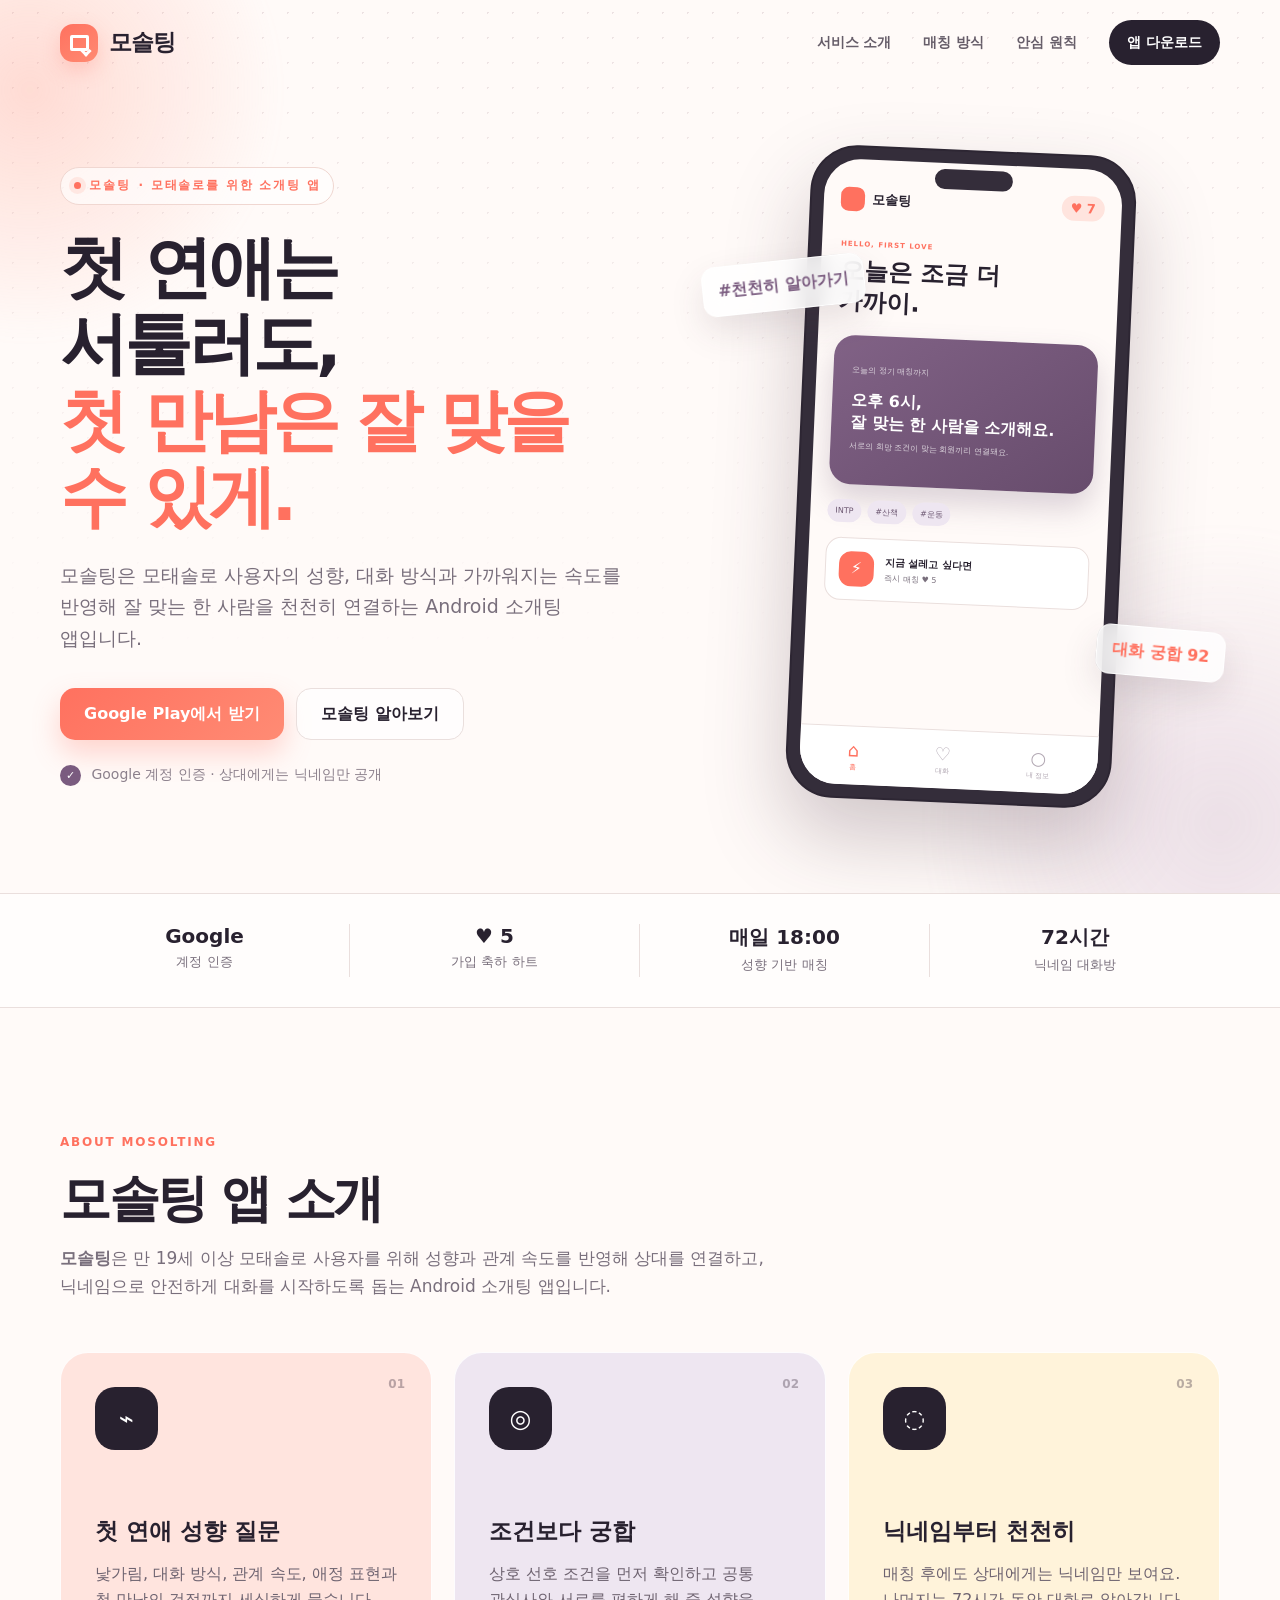
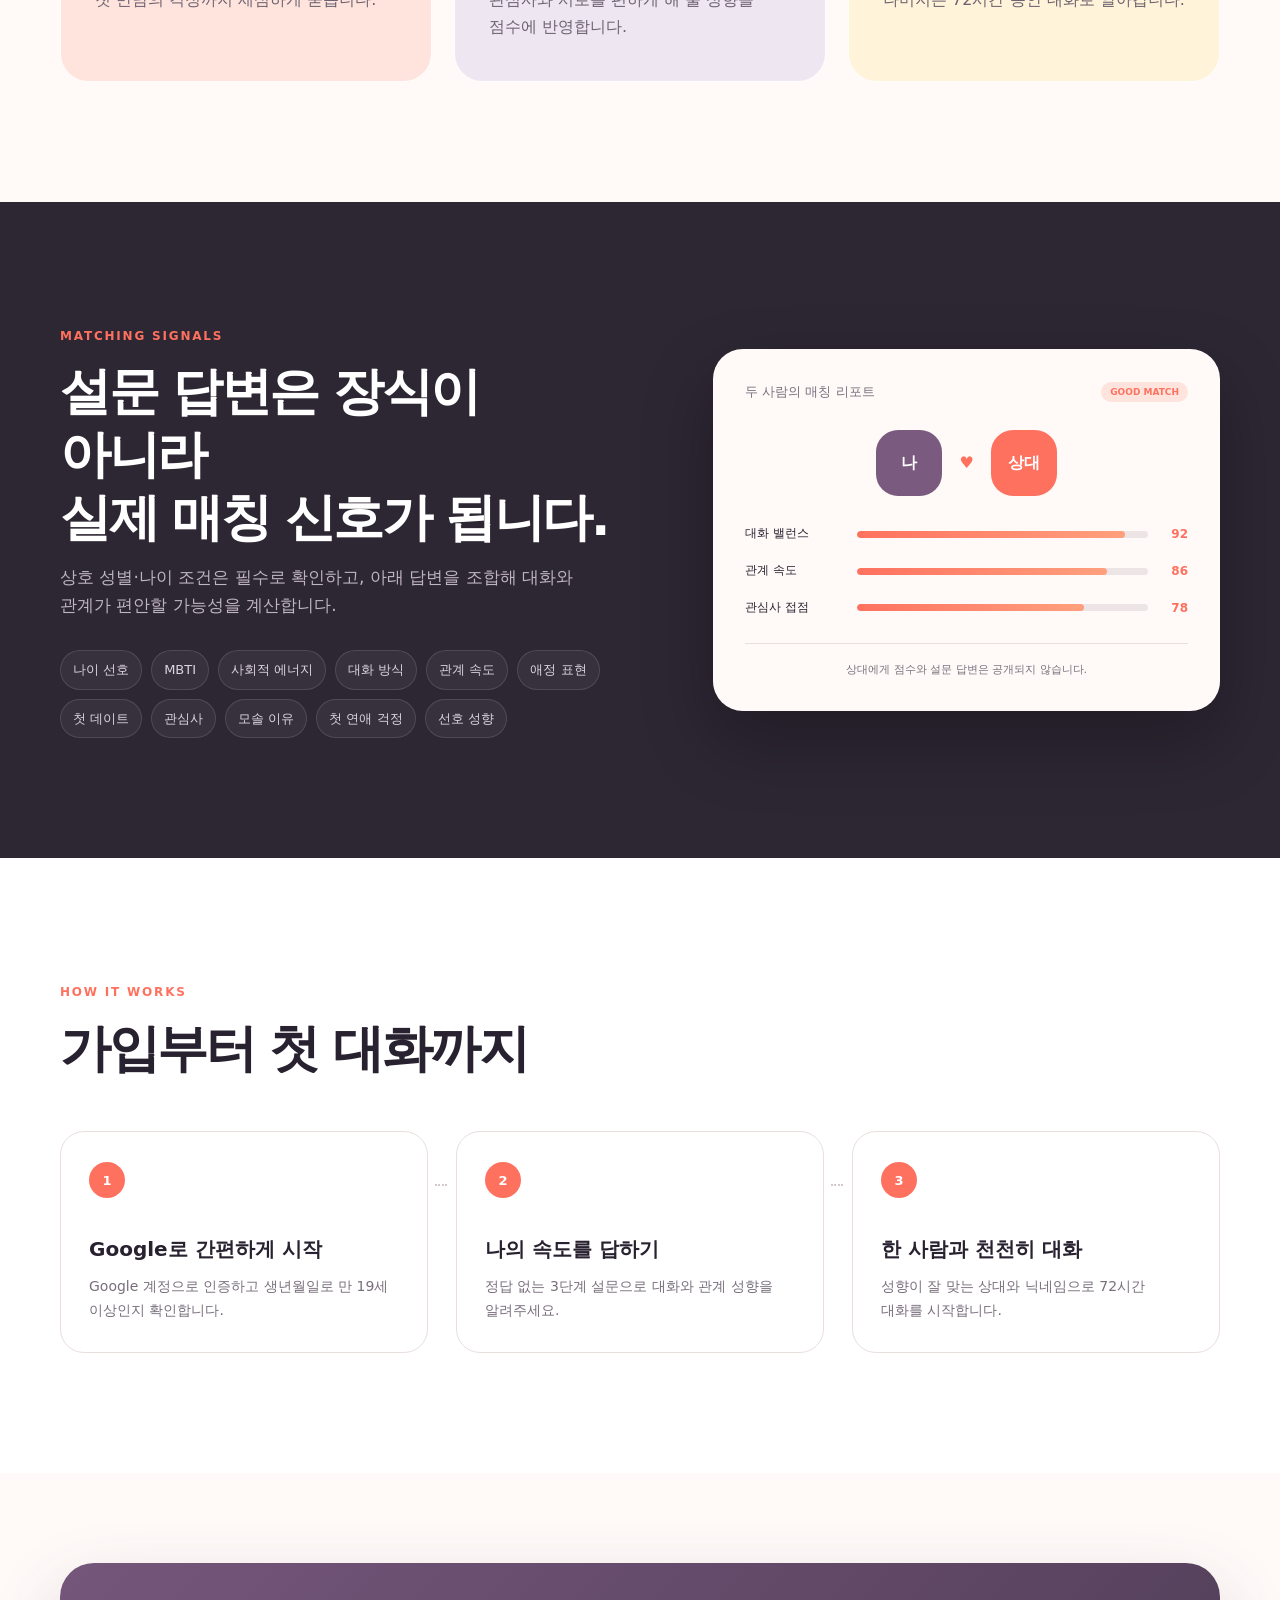
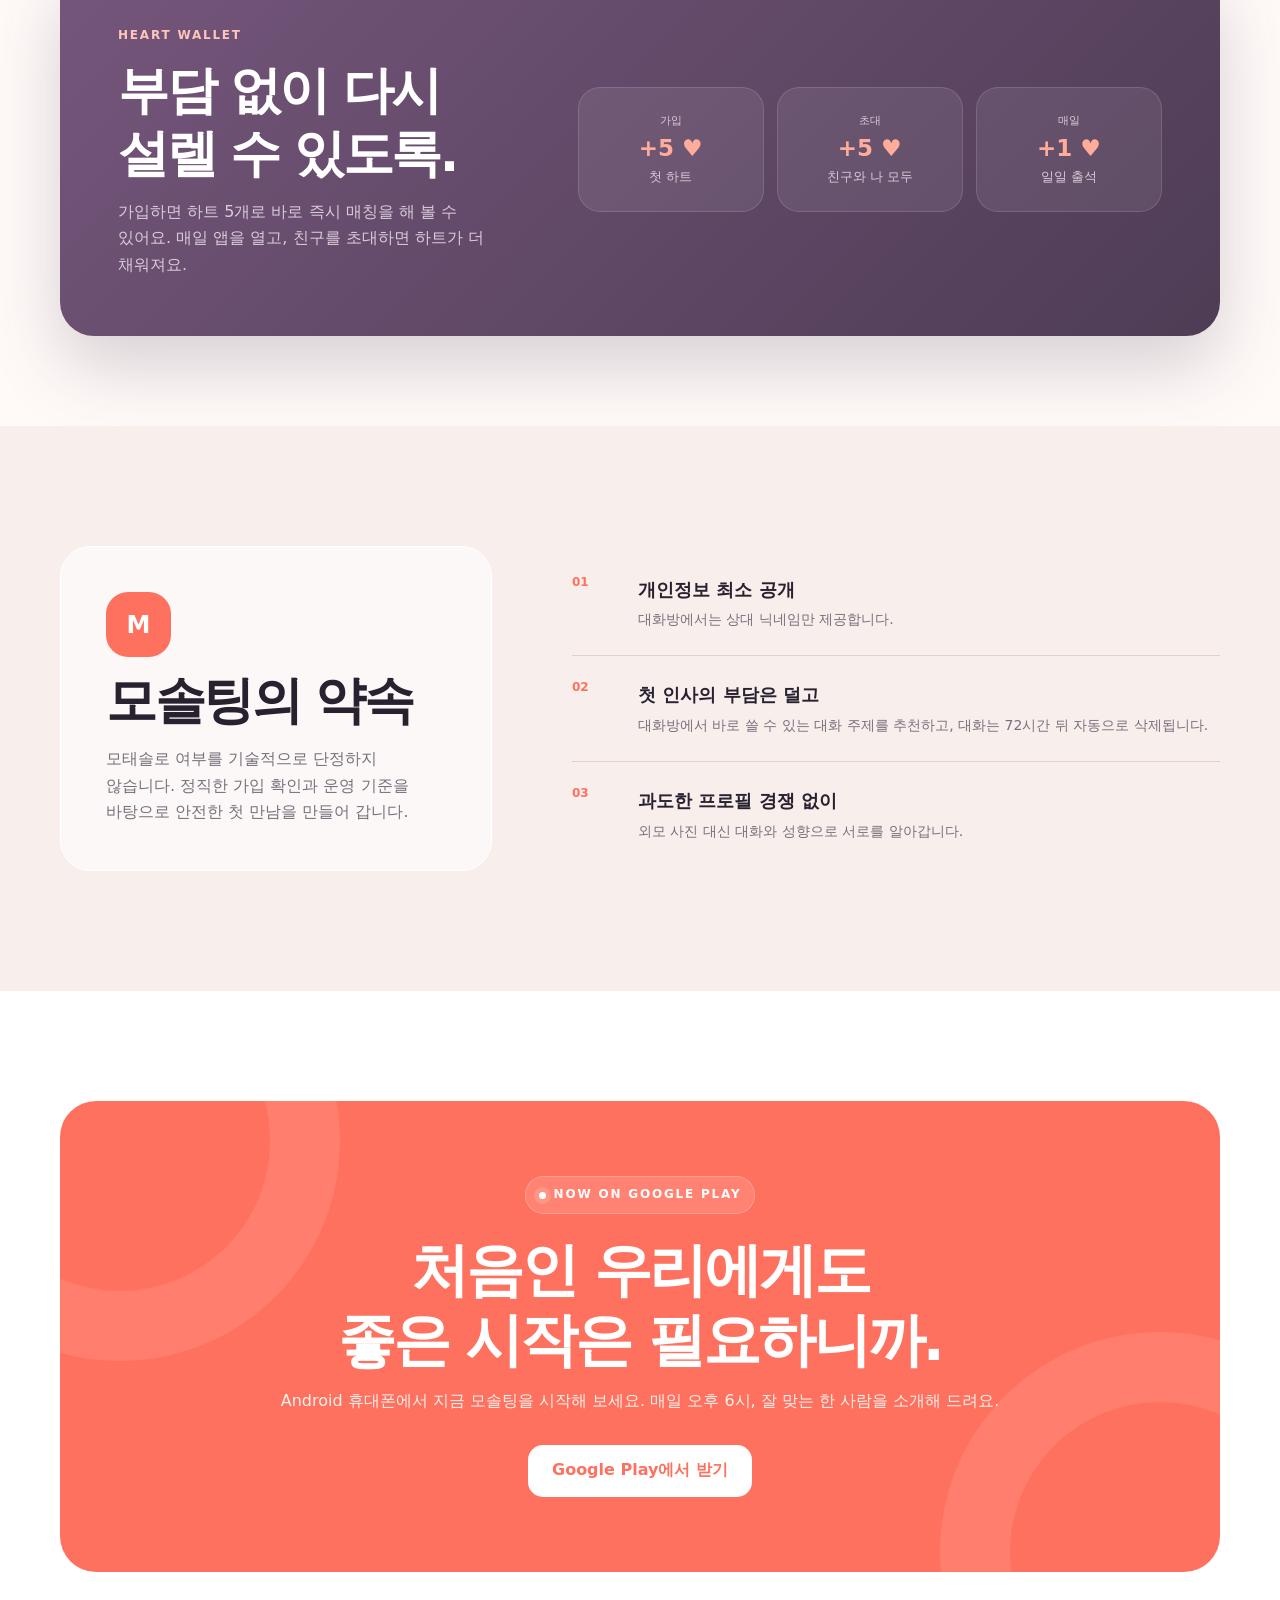
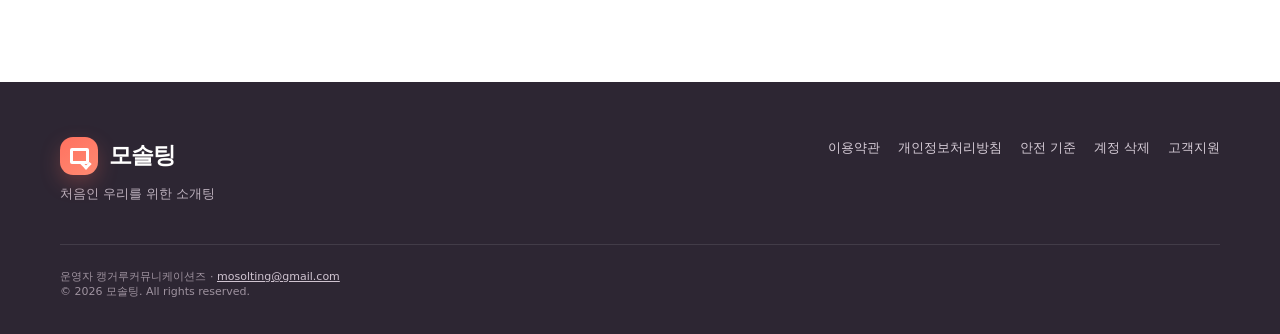
<file: index.html>
<!DOCTYPE html>
<html lang="ko">
<head>
  <meta charset="UTF-8">
  <meta name="viewport" content="width=device-width, initial-scale=1.0">
  <meta name="description" content="처음이라 서툰 마음을 위한 모태솔로 전용 소개팅 앱, 모솔팅. 성향과 대화 속도를 반영해 잘 맞는 첫 인연을 연결합니다.">
  <meta name="application-name" content="모솔팅">
  <meta name="keywords" content="모솔팅, 모태솔로 소개팅, 첫 연애, 소개팅 앱, 성향 매칭, MBTI 소개팅">
  <meta name="author" content="캥거루커뮤니케이션즈">
  <meta name="robots" content="index, follow">
  <link rel="canonical" href="https://mosolting.com/">
  <link rel="icon" href="./images/favicon.svg" type="image/svg+xml">
  <link rel="image_src" href="https://mosolting.com/images/og-mosolting.png">
  <meta property="og:type" content="website">
  <meta property="og:locale" content="ko_KR">
  <meta property="og:url" content="https://mosolting.com/">
  <meta property="og:title" content="모솔팅">
  <meta property="og:description" content="모솔팅은 대화 방식, 관계 속도, 관심사를 반영해 첫 인연을 연결하는 모태솔로 전용 소개팅 앱입니다.">
  <meta property="og:site_name" content="모솔팅">
  <meta property="og:image" content="https://mosolting.com/images/og-mosolting.png">
  <meta property="og:image:secure_url" content="https://mosolting.com/images/og-mosolting.png">
  <meta property="og:image:type" content="image/png">
  <meta property="og:image:width" content="1200">
  <meta property="og:image:height" content="630">
  <meta property="og:image:alt" content="모솔팅 - 모태솔로를 위한 첫 연애 메이트">
  <meta name="twitter:card" content="summary_large_image">
  <meta name="twitter:title" content="모솔팅">
  <meta name="twitter:description" content="모솔팅은 처음이라 서툰 마음을 위한 모태솔로 전용 소개팅 앱입니다.">
  <meta name="twitter:image" content="https://mosolting.com/images/og-mosolting.png">
  <meta name="twitter:image:alt" content="모솔팅 - 모태솔로를 위한 첫 연애 메이트">
  <title>모솔팅</title>
  <link rel="stylesheet" href="./css/style.css">
  <script type="application/ld+json">
  {
    "@context": "https://schema.org",
    "@type": "SoftwareApplication",
    "name": "모솔팅",
    "applicationCategory": "DatingApplication",
    "operatingSystem": "Android",
    "offers": { "@type": "Offer", "price": "0", "priceCurrency": "KRW" },
    "image": "https://mosolting.com/images/og-mosolting.png",
    "description": "모태솔로 사용자의 성향과 관계 속도를 반영하는 소개팅 앱"
  }
  </script>
</head>
<body>
  <a class="skip-link" href="#main">본문 바로가기</a>
  <header class="site-header" id="top">
    <div class="container header-inner">
      <a class="brand" href="#top" aria-label="모솔팅 홈">
        <span class="brand-mark" aria-hidden="true"><i></i></span>
        <span>모솔팅</span>
      </a>
      <button class="menu-toggle" type="button" aria-label="메뉴 열기" aria-expanded="false">
        <span></span><span></span>
      </button>
      <nav class="site-nav" aria-label="주요 메뉴">
        <a href="#why">서비스 소개</a>
        <a href="#matching">매칭 방식</a>
        <a href="#promise">안심 원칙</a>
        <a class="nav-cta" href="https://play.google.com/store/apps/details?id=com.mosolting.app" rel="noopener">앱 다운로드</a>
      </nav>
    </div>
  </header>

  <main id="main">
    <section class="hero">
      <div class="hero-orb hero-orb-one"></div>
      <div class="hero-orb hero-orb-two"></div>
      <div class="container hero-grid">
        <div class="hero-copy">
          <span class="eyebrow"><i></i><strong>모솔팅</strong> · 모태솔로를 위한 소개팅 앱</span>
          <h1>첫 연애는 서툴러도,<br><em>첫 만남은 잘 맞을 수 있게.</em></h1>
          <p>모솔팅은 모태솔로 사용자의 성향, 대화 방식과 가까워지는 속도를 반영해 잘 맞는 한 사람을 천천히 연결하는 Android 소개팅 앱입니다.</p>
          <div class="hero-actions">
            <a class="button button-primary" href="https://play.google.com/store/apps/details?id=com.mosolting.app" rel="noopener">Google Play에서 받기</a>
            <a class="button button-ghost" href="#why">모솔팅 알아보기</a>
          </div>
          <div class="hero-note"><span>✓</span> Google 계정 인증 · 상대에게는 닉네임만 공개</div>
        </div>

        <div class="phone-stage reveal" role="img" aria-label="모솔팅 앱 화면 미리보기">
          <div class="float-chip float-chip-one">#천천히 알아가기</div>
          <div class="float-chip float-chip-two">대화 궁합 92</div>
          <div class="phone">
            <div class="phone-speaker"></div>
            <div class="phone-screen">
              <div class="mock-header">
                <div class="mini-brand"><span class="mini-mark"></span> 모솔팅</div>
                <span class="heart-pill">♥ 7</span>
              </div>
              <div class="mock-greeting"><small>HELLO, FIRST LOVE</small><strong>오늘은 조금 더<br>가까이.</strong></div>
              <div class="mock-match">
                <small>오늘의 정기 매칭까지</small>
                <strong>오후 6시,<br>잘 맞는 한 사람을 소개해요.</strong>
                <p>서로의 희망 조건이 맞는 회원끼리 연결돼요.</p>
              </div>
              <div class="mock-tags"><span>INTP</span><span>#산책</span><span>#운동</span></div>
              <div class="mock-instant"><span>⚡</span><div><b>지금 설레고 싶다면</b><small>즉시 매칭 ♥ 5</small></div></div>
              <div class="mock-nav"><span class="active">⌂<small>홈</small></span><span>♡<small>대화</small></span><span>○<small>내 정보</small></span></div>
            </div>
          </div>
        </div>
      </div>
    </section>

    <section class="facts" aria-label="핵심 서비스 정보">
      <div class="container facts-grid">
        <div><strong>Google</strong><span>계정 인증</span></div>
        <div><strong>♥ 5</strong><span>가입 축하 하트</span></div>
        <div><strong>매일 18:00</strong><span>성향 기반 매칭</span></div>
        <div><strong>72시간</strong><span>닉네임 대화방</span></div>
      </div>
    </section>

    <section class="section" id="why">
      <div class="container">
        <div class="section-heading">
          <span class="section-kicker">ABOUT MOSOLTING</span>
          <h2>모솔팅 앱 소개</h2>
          <p><strong>모솔팅</strong>은 만 19세 이상 모태솔로 사용자를 위해 성향과 관계 속도를 반영해 상대를 연결하고, 닉네임으로 안전하게 대화를 시작하도록 돕는 Android 소개팅 앱입니다.</p>
        </div>
        <div class="feature-grid">
          <article class="feature-card coral reveal">
            <span class="feature-number">01</span>
            <div class="feature-icon">⌁</div>
            <h3>첫 연애 성향 질문</h3>
            <p>낯가림, 대화 방식, 관계 속도, 애정 표현과 첫 만남의 걱정까지 세심하게 묻습니다.</p>
          </article>
          <article class="feature-card plum reveal">
            <span class="feature-number">02</span>
            <div class="feature-icon">◎</div>
            <h3>조건보다 궁합</h3>
            <p>상호 선호 조건을 먼저 확인하고 공통 관심사와 서로를 편하게 해 줄 성향을 점수에 반영합니다.</p>
          </article>
          <article class="feature-card cream reveal">
            <span class="feature-number">03</span>
            <div class="feature-icon">◌</div>
            <h3>닉네임부터 천천히</h3>
            <p>매칭 후에도 상대에게는 닉네임만 보여요. 나머지는 72시간 동안 대화로 알아갑니다.</p>
          </article>
        </div>
      </div>
    </section>

    <section class="section matching-section" id="matching">
      <div class="container matching-grid">
        <div class="matching-copy reveal">
          <span class="section-kicker">MATCHING SIGNALS</span>
          <h2>설문 답변은 장식이 아니라<br>실제 매칭 신호가 됩니다.</h2>
          <p>상호 성별·나이 조건은 필수로 확인하고, 아래 답변을 조합해 대화와 관계가 편안할 가능성을 계산합니다.</p>
          <div class="signal-list">
            <span>나이 선호</span><span>MBTI</span><span>사회적 에너지</span><span>대화 방식</span>
            <span>관계 속도</span><span>애정 표현</span><span>첫 데이트</span><span>관심사</span>
            <span>모솔 이유</span><span>첫 연애 걱정</span><span>선호 성향</span>
          </div>
        </div>
        <div class="score-card reveal">
          <div class="score-top"><span>두 사람의 매칭 리포트</span><b>GOOD MATCH</b></div>
          <div class="avatar-pair"><span>나</span><i>♥</i><span>상대</span></div>
          <div class="score-row"><span>대화 밸런스</span><div><i style="--value:92%"></i></div><b>92</b></div>
          <div class="score-row"><span>관계 속도</span><div><i style="--value:86%"></i></div><b>86</b></div>
          <div class="score-row"><span>관심사 접점</span><div><i style="--value:78%"></i></div><b>78</b></div>
          <p>상대에게 점수와 설문 답변은 공개되지 않습니다.</p>
        </div>
      </div>
    </section>

    <section class="section journey-section">
      <div class="container">
        <div class="section-heading reveal">
          <span class="section-kicker">HOW IT WORKS</span>
          <h2>가입부터 첫 대화까지</h2>
        </div>
        <ol class="journey">
          <li class="reveal"><span>1</span><div><h3>Google로 간편하게 시작</h3><p>Google 계정으로 인증하고 생년월일로 만 19세 이상인지 확인합니다.</p></div></li>
          <li class="reveal"><span>2</span><div><h3>나의 속도를 답하기</h3><p>정답 없는 3단계 설문으로 대화와 관계 성향을 알려주세요.</p></div></li>
          <li class="reveal"><span>3</span><div><h3>한 사람과 천천히 대화</h3><p>성향이 잘 맞는 상대와 닉네임으로 72시간 대화를 시작합니다.</p></div></li>
        </ol>
      </div>
    </section>

    <section class="section heart-section">
      <div class="container heart-panel reveal">
        <div>
          <span class="section-kicker">HEART WALLET</span>
          <h2>부담 없이 다시<br>설렐 수 있도록.</h2>
          <p>가입하면 하트 5개로 바로 즉시 매칭을 해 볼 수 있어요. 매일 앱을 열고, 친구를 초대하면 하트가 더 채워져요.</p>
        </div>
        <div class="heart-cards">
          <article><span>가입</span><strong>+5 ♥</strong><p>첫 하트</p></article>
          <article><span>초대</span><strong>+5 ♥</strong><p>친구와 나 모두</p></article>
          <article><span>매일</span><strong>+1 ♥</strong><p>일일 출석</p></article>
        </div>
      </div>
    </section>

    <section class="section promise-section" id="promise">
      <div class="container promise-grid">
        <div class="promise-card reveal">
          <span class="promise-symbol">M</span>
          <h2>모솔팅의 약속</h2>
          <p>모태솔로 여부를 기술적으로 단정하지 않습니다. 정직한 가입 확인과 운영 기준을 바탕으로 안전한 첫 만남을 만들어 갑니다.</p>
        </div>
        <ul class="promise-list reveal">
          <li><span>01</span><div><b>개인정보 최소 공개</b><p>대화방에서는 상대 닉네임만 제공합니다.</p></div></li>
          <li><span>02</span><div><b>첫 인사의 부담은 덜고</b><p>대화방에서 바로 쓸 수 있는 대화 주제를 추천하고, 대화는 72시간 뒤 자동으로 삭제됩니다.</p></div></li>
          <li><span>03</span><div><b>과도한 프로필 경쟁 없이</b><p>외모 사진 대신 대화와 성향으로 서로를 알아갑니다.</p></div></li>
        </ul>
      </div>
    </section>

    <section class="launch" id="launch">
      <div class="container launch-card reveal">
        <span class="eyebrow light"><i></i> NOW ON GOOGLE PLAY</span>
        <h2>처음인 우리에게도<br>좋은 시작은 필요하니까.</h2>
        <p>Android 휴대폰에서 지금 모솔팅을 시작해 보세요. 매일 오후 6시, 잘 맞는 한 사람을 소개해 드려요.</p>
        <a class="button button-light" href="https://play.google.com/store/apps/details?id=com.mosolting.app" rel="noopener">Google Play에서 받기</a>
      </div>
    </section>
  </main>

  <footer class="site-footer">
    <div class="container footer-inner">
      <div><a class="brand" href="#top"><span class="brand-mark" aria-hidden="true"><i></i></span><span>모솔팅</span></a><p>처음인 우리를 위한 소개팅</p></div>
      <div class="footer-links">
        <a href="./terms.html">이용약관</a>
        <a href="./privacy.html">개인정보처리방침</a>
        <a href="./safety.html">안전 기준</a>
        <a href="./delete-account.html">계정 삭제</a>
        <a href="./support.html">고객지원</a>
      </div>
      <small>운영자 캥거루커뮤니케이션즈 · <a href="mailto:mosolting@gmail.com">mosolting@gmail.com</a><br>© <span id="year">2026</span> 모솔팅. All rights reserved.</small>
    </div>
  </footer>
  <script src="./js/main.js"></script>
</body>
</html>
</file>
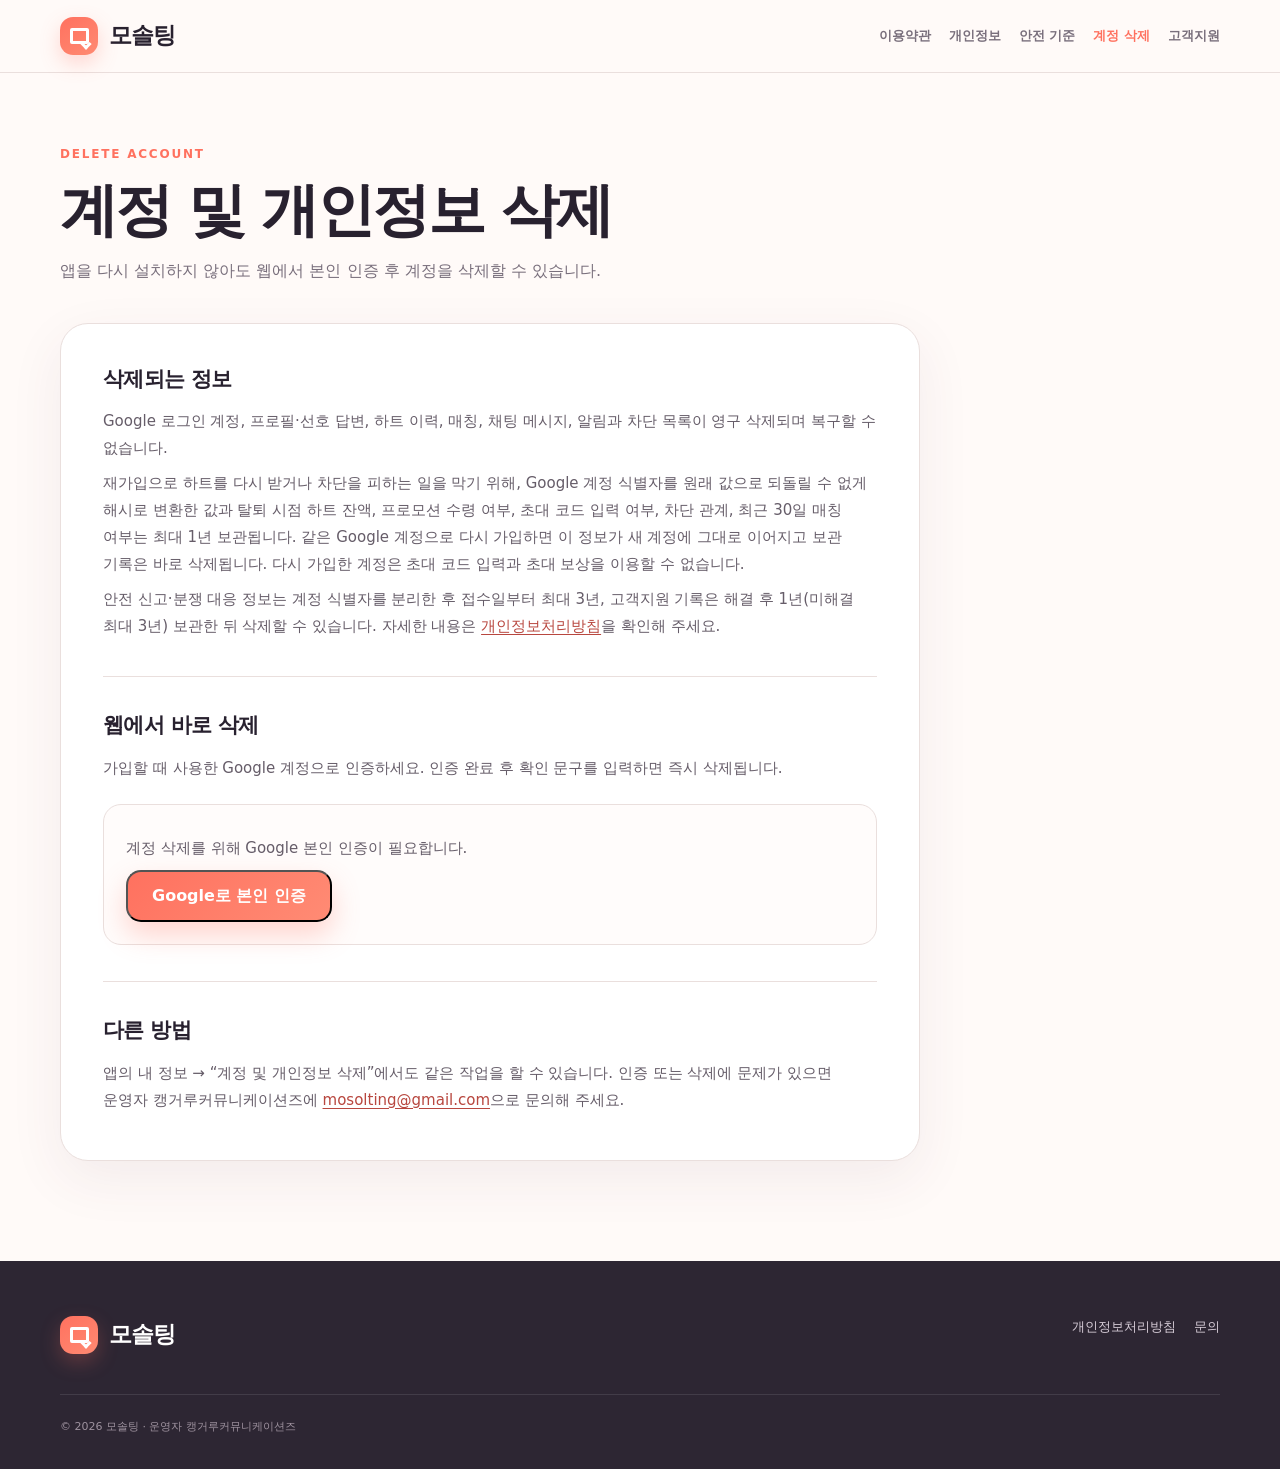
<file: delete-account.html>
<!DOCTYPE html><html lang="ko"><head><meta charset="utf-8"><meta name="viewport" content="width=device-width,initial-scale=1"><meta name="description" content="모솔팅 계정 및 개인정보 삭제"><meta name="robots" content="index,follow"><meta name="referrer" content="no-referrer"><meta http-equiv="Content-Security-Policy" content="default-src 'self'; script-src 'self'; connect-src 'self' https://qcirwbvahjtqiputqaco.supabase.co; img-src 'self' data:; style-src 'self'; object-src 'none'; form-action 'none'; base-uri 'self'"><link rel="canonical" href="https://mosolting.com/delete-account.html"><link rel="icon" href="./images/favicon.svg" type="image/svg+xml"><title>계정 삭제 | 모솔팅</title><link rel="stylesheet" href="./css/style.css"><link rel="stylesheet" href="./css/policy.css"></head>
<body class="policy-body"><a class="skip-link" href="#main">본문 바로가기</a><header class="policy-header"><div class="container header-inner"><a class="brand" href="./"><span class="brand-mark" aria-hidden="true"><i></i></span><span>모솔팅</span></a><nav class="policy-nav" aria-label="정책 메뉴"><a href="./terms.html">이용약관</a><a href="./privacy.html">개인정보</a><a href="./safety.html">안전 기준</a><a aria-current="page" href="./delete-account.html">계정 삭제</a><a href="./support.html">고객지원</a></nav></div></header>
<main id="main" class="policy-main"><div class="container"><div class="policy-hero"><span class="section-kicker">DELETE ACCOUNT</span><h1>계정 및 개인정보 삭제</h1><p>앱을 다시 설치하지 않아도 웹에서 본인 인증 후 계정을 삭제할 수 있습니다.</p></div><article class="policy-card">
<section><h2>삭제되는 정보</h2><p>Google 로그인 계정, 프로필·선호 답변, 하트 이력, 매칭, 채팅 메시지, 알림과 차단 목록이 영구 삭제되며 복구할 수 없습니다.</p><p>재가입으로 하트를 다시 받거나 차단을 피하는 일을 막기 위해, Google 계정 식별자를 원래 값으로 되돌릴 수 없게 해시로 변환한 값과 탈퇴 시점 하트 잔액, 프로모션 수령 여부, 초대 코드 입력 여부, 차단 관계, 최근 30일 매칭 여부는 최대 1년 보관됩니다. 같은 Google 계정으로 다시 가입하면 이 정보가 새 계정에 그대로 이어지고 보관 기록은 바로 삭제됩니다. 다시 가입한 계정은 초대 코드 입력과 초대 보상을 이용할 수 없습니다.</p><p>안전 신고·분쟁 대응 정보는 계정 식별자를 분리한 후 접수일부터 최대 3년, 고객지원 기록은 해결 후 1년(미해결 최대 3년) 보관한 뒤 삭제할 수 있습니다. 자세한 내용은 <a href="./privacy.html">개인정보처리방침</a>을 확인해 주세요.</p></section>
<section><h2>웹에서 바로 삭제</h2><p>가입할 때 사용한 Google 계정으로 인증하세요. 인증 완료 후 확인 문구를 입력하면 즉시 삭제됩니다.</p><div class="account-box"><p id="account-status" class="account-status" role="status">로그인 상태를 확인하고 있습니다.</p><button id="account-login" class="button button-primary hidden" type="button">Google로 본인 인증</button><div id="delete-controls" class="hidden"><p><strong id="account-email"></strong> 계정을 삭제하려고 합니다.</p><label for="delete-confirmation">확인을 위해 ‘삭제합니다’ 입력</label><input id="delete-confirmation" type="text" autocomplete="off"><div class="support-actions"><button id="delete-account" class="button danger-button" type="button" disabled>계정 영구 삭제</button><button id="account-logout" class="button button-ghost" type="button">다른 계정 사용</button></div></div></div></section>
<section><h2>다른 방법</h2><p>앱의 내 정보 → “계정 및 개인정보 삭제”에서도 같은 작업을 할 수 있습니다. 인증 또는 삭제에 문제가 있으면 운영자 캥거루커뮤니케이션즈에 <a href="mailto:mosolting@gmail.com?subject=%5B모솔팅%20계정삭제%20문의%5D">mosolting@gmail.com</a>으로 문의해 주세요.</p></section>
</article></div></main><footer class="site-footer"><div class="container footer-inner"><div><a class="brand" href="./"><span class="brand-mark" aria-hidden="true"><i></i></span><span>모솔팅</span></a></div><div class="footer-links"><a href="./privacy.html">개인정보처리방침</a><a href="./support.html">문의</a></div><small>© 2026 모솔팅 · 운영자 캥거루커뮤니케이션즈</small></div></footer><script src="./js/vendor/supabase.js"></script><script type="module" src="./js/account.js"></script></body></html>
</file>
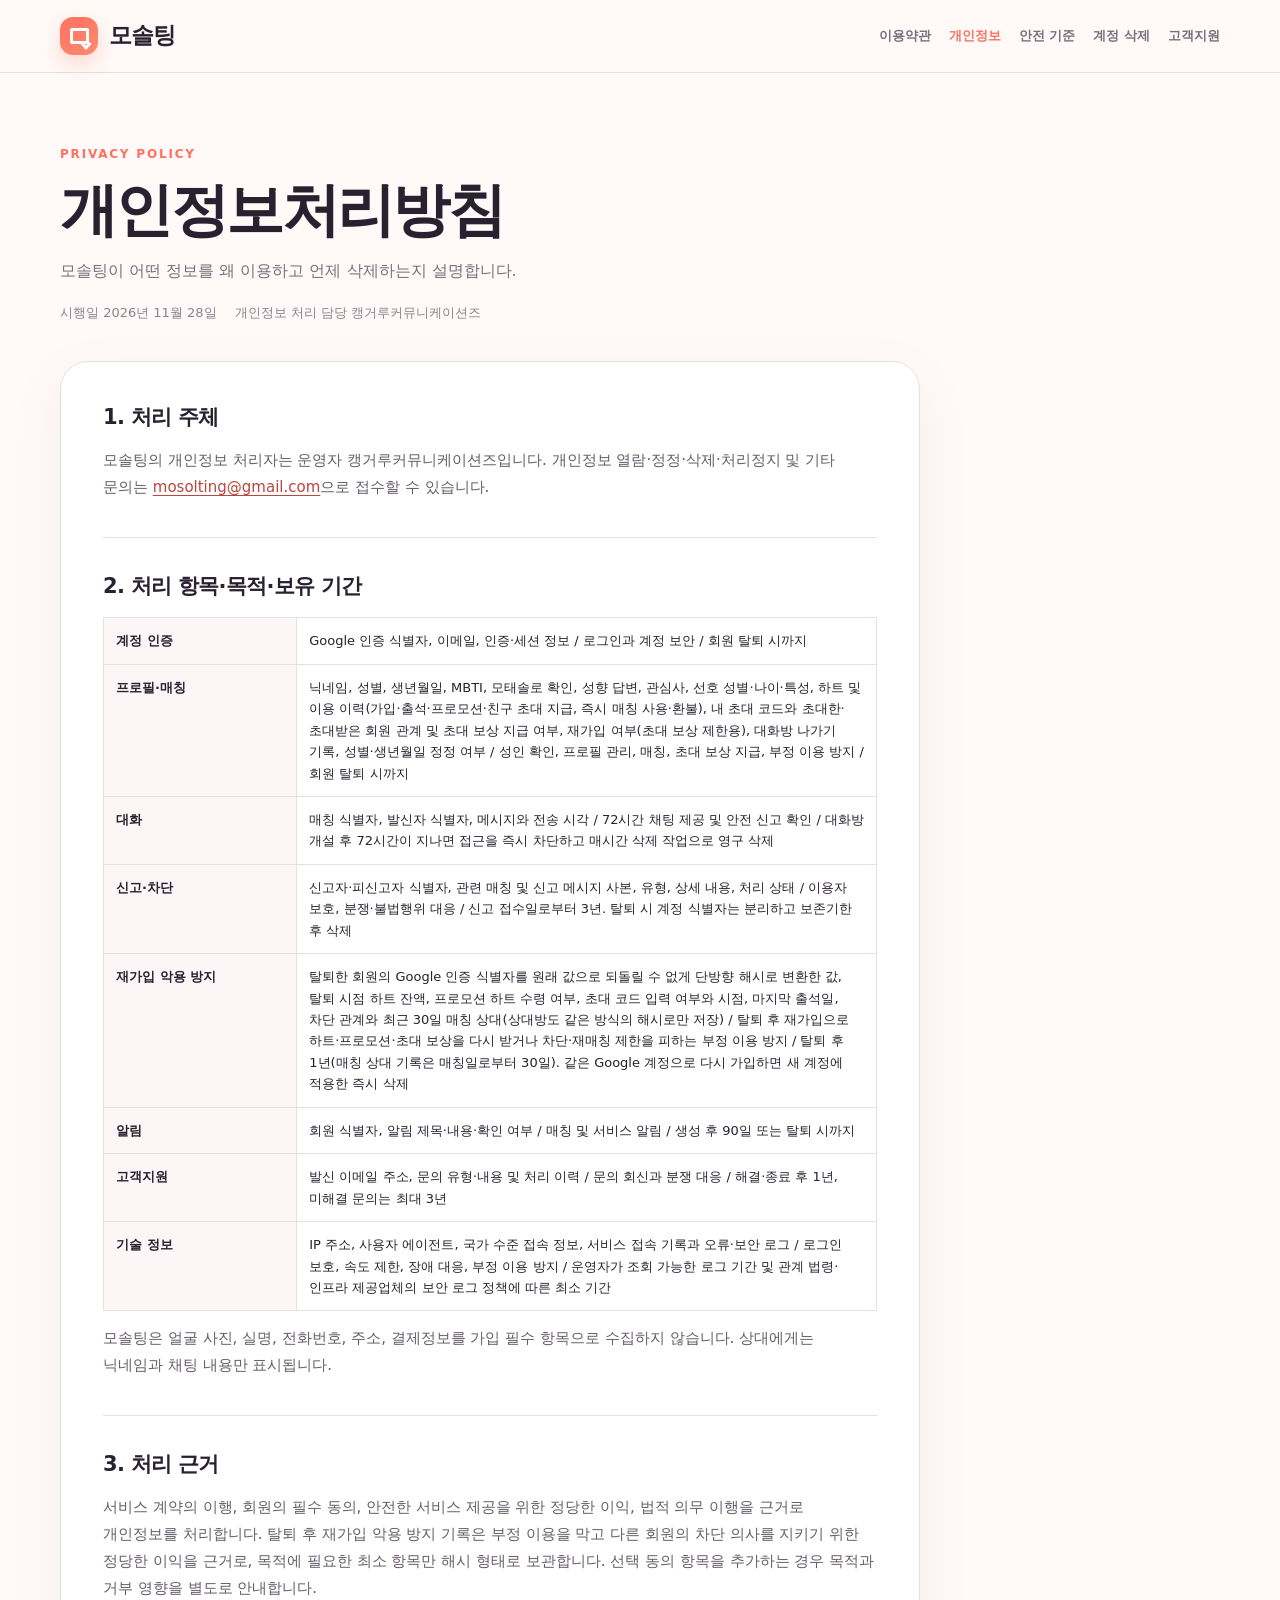
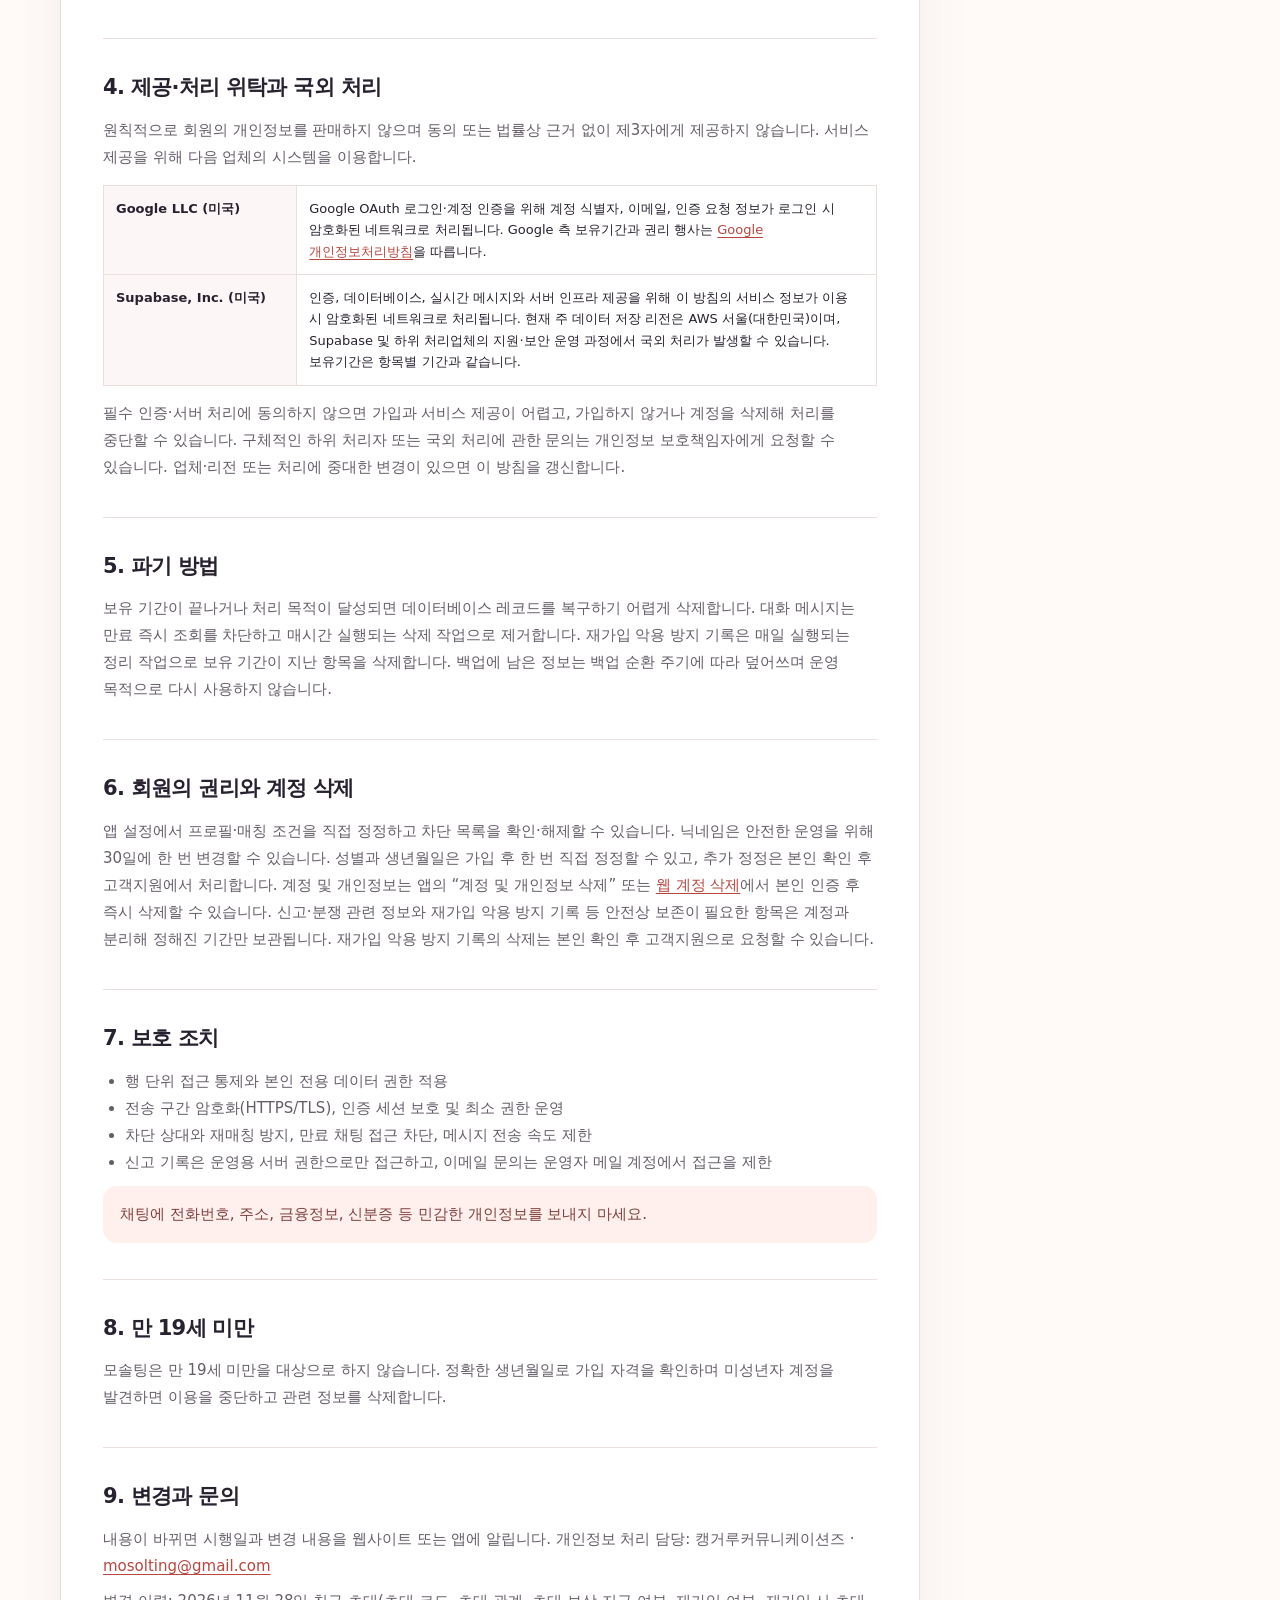
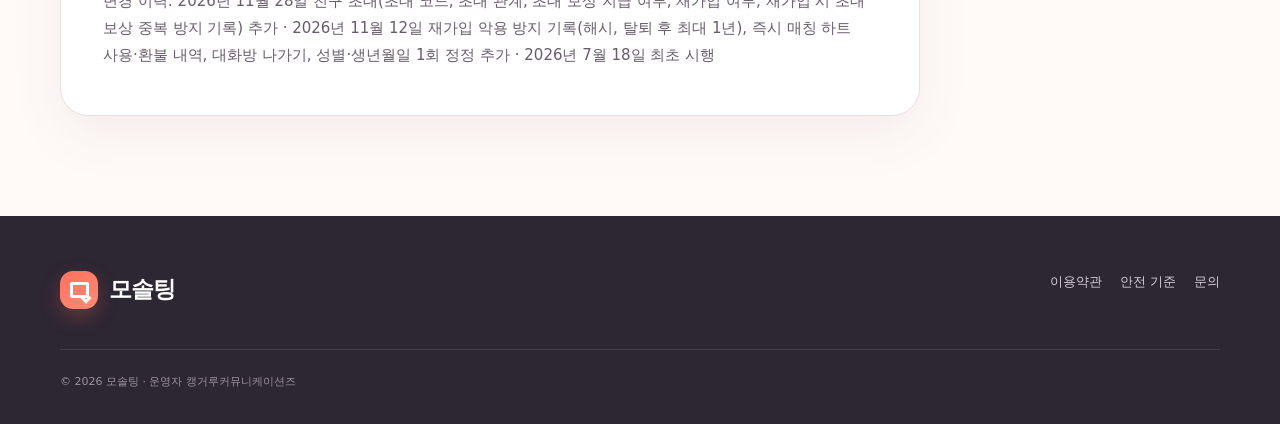
<file: privacy.html>
<!DOCTYPE html>
<html lang="ko"><head><meta charset="utf-8"><meta name="viewport" content="width=device-width,initial-scale=1"><meta name="description" content="모솔팅 개인정보처리방침"><meta name="robots" content="index,follow"><link rel="canonical" href="https://mosolting.com/privacy.html"><link rel="icon" href="./images/favicon.svg" type="image/svg+xml"><title>개인정보처리방침 | 모솔팅</title><link rel="stylesheet" href="./css/style.css"><link rel="stylesheet" href="./css/policy.css"></head>
<body class="policy-body"><a class="skip-link" href="#main">본문 바로가기</a><header class="policy-header"><div class="container header-inner"><a class="brand" href="./"><span class="brand-mark" aria-hidden="true"><i></i></span><span>모솔팅</span></a><nav class="policy-nav" aria-label="정책 메뉴"><a href="./terms.html">이용약관</a><a aria-current="page" href="./privacy.html">개인정보</a><a href="./safety.html">안전 기준</a><a href="./delete-account.html">계정 삭제</a><a href="./support.html">고객지원</a></nav></div></header>
<main id="main" class="policy-main"><div class="container"><div class="policy-hero"><span class="section-kicker">PRIVACY POLICY</span><h1>개인정보처리방침</h1><p>모솔팅이 어떤 정보를 왜 이용하고 언제 삭제하는지 설명합니다.</p><div class="policy-meta"><span>시행일 2026년 11월 28일</span><span>개인정보 처리 담당 캥거루커뮤니케이션즈</span></div></div><article class="policy-card">
<section><h2>1. 처리 주체</h2><p>모솔팅의 개인정보 처리자는 운영자 캥거루커뮤니케이션즈입니다. 개인정보 열람·정정·삭제·처리정지 및 기타 문의는 <a href="mailto:mosolting@gmail.com">mosolting@gmail.com</a>으로 접수할 수 있습니다.</p></section>
<section><h2>2. 처리 항목·목적·보유 기간</h2><table class="data-table"><tbody>
<tr><th>계정 인증</th><td>Google 인증 식별자, 이메일, 인증·세션 정보 / 로그인과 계정 보안 / 회원 탈퇴 시까지</td></tr>
<tr><th>프로필·매칭</th><td>닉네임, 성별, 생년월일, MBTI, 모태솔로 확인, 성향 답변, 관심사, 선호 성별·나이·특성, 하트 및 이용 이력(가입·출석·프로모션·친구 초대 지급, 즉시 매칭 사용·환불), 내 초대 코드와 초대한·초대받은 회원 관계 및 초대 보상 지급 여부, 재가입 여부(초대 보상 제한용), 대화방 나가기 기록, 성별·생년월일 정정 여부 / 성인 확인, 프로필 관리, 매칭, 초대 보상 지급, 부정 이용 방지 / 회원 탈퇴 시까지</td></tr>
<tr><th>대화</th><td>매칭 식별자, 발신자 식별자, 메시지와 전송 시각 / 72시간 채팅 제공 및 안전 신고 확인 / 대화방 개설 후 72시간이 지나면 접근을 즉시 차단하고 매시간 삭제 작업으로 영구 삭제</td></tr>
<tr><th>신고·차단</th><td>신고자·피신고자 식별자, 관련 매칭 및 신고 메시지 사본, 유형, 상세 내용, 처리 상태 / 이용자 보호, 분쟁·불법행위 대응 / 신고 접수일로부터 3년. 탈퇴 시 계정 식별자는 분리하고 보존기한 후 삭제</td></tr>
<tr><th>재가입 악용 방지</th><td>탈퇴한 회원의 Google 인증 식별자를 원래 값으로 되돌릴 수 없게 단방향 해시로 변환한 값, 탈퇴 시점 하트 잔액, 프로모션 하트 수령 여부, 초대 코드 입력 여부와 시점, 마지막 출석일, 차단 관계와 최근 30일 매칭 상대(상대방도 같은 방식의 해시로만 저장) / 탈퇴 후 재가입으로 하트·프로모션·초대 보상을 다시 받거나 차단·재매칭 제한을 피하는 부정 이용 방지 / 탈퇴 후 1년(매칭 상대 기록은 매칭일로부터 30일). 같은 Google 계정으로 다시 가입하면 새 계정에 적용한 즉시 삭제</td></tr>
<tr><th>알림</th><td>회원 식별자, 알림 제목·내용·확인 여부 / 매칭 및 서비스 알림 / 생성 후 90일 또는 탈퇴 시까지</td></tr>
<tr><th>고객지원</th><td>발신 이메일 주소, 문의 유형·내용 및 처리 이력 / 문의 회신과 분쟁 대응 / 해결·종료 후 1년, 미해결 문의는 최대 3년</td></tr>
<tr><th>기술 정보</th><td>IP 주소, 사용자 에이전트, 국가 수준 접속 정보, 서비스 접속 기록과 오류·보안 로그 / 로그인 보호, 속도 제한, 장애 대응, 부정 이용 방지 / 운영자가 조회 가능한 로그 기간 및 관계 법령·인프라 제공업체의 보안 로그 정책에 따른 최소 기간</td></tr>
</tbody></table><p>모솔팅은 얼굴 사진, 실명, 전화번호, 주소, 결제정보를 가입 필수 항목으로 수집하지 않습니다. 상대에게는 닉네임과 채팅 내용만 표시됩니다.</p></section>
<section><h2>3. 처리 근거</h2><p>서비스 계약의 이행, 회원의 필수 동의, 안전한 서비스 제공을 위한 정당한 이익, 법적 의무 이행을 근거로 개인정보를 처리합니다. 탈퇴 후 재가입 악용 방지 기록은 부정 이용을 막고 다른 회원의 차단 의사를 지키기 위한 정당한 이익을 근거로, 목적에 필요한 최소 항목만 해시 형태로 보관합니다. 선택 동의 항목을 추가하는 경우 목적과 거부 영향을 별도로 안내합니다.</p></section>
<section><h2>4. 제공·처리 위탁과 국외 처리</h2><p>원칙적으로 회원의 개인정보를 판매하지 않으며 동의 또는 법률상 근거 없이 제3자에게 제공하지 않습니다. 서비스 제공을 위해 다음 업체의 시스템을 이용합니다.</p><table class="data-table"><tbody><tr><th>Google LLC (미국)</th><td>Google OAuth 로그인·계정 인증을 위해 계정 식별자, 이메일, 인증 요청 정보가 로그인 시 암호화된 네트워크로 처리됩니다. Google 측 보유기간과 권리 행사는 <a href="https://policies.google.com/privacy?hl=ko">Google 개인정보처리방침</a>을 따릅니다.</td></tr><tr><th>Supabase, Inc. (미국)</th><td>인증, 데이터베이스, 실시간 메시지와 서버 인프라 제공을 위해 이 방침의 서비스 정보가 이용 시 암호화된 네트워크로 처리됩니다. 현재 주 데이터 저장 리전은 AWS 서울(대한민국)이며, Supabase 및 하위 처리업체의 지원·보안 운영 과정에서 국외 처리가 발생할 수 있습니다. 보유기간은 항목별 기간과 같습니다.</td></tr></tbody></table><p>필수 인증·서버 처리에 동의하지 않으면 가입과 서비스 제공이 어렵고, 가입하지 않거나 계정을 삭제해 처리를 중단할 수 있습니다. 구체적인 하위 처리자 또는 국외 처리에 관한 문의는 개인정보 보호책임자에게 요청할 수 있습니다. 업체·리전 또는 처리에 중대한 변경이 있으면 이 방침을 갱신합니다.</p></section>
<section><h2>5. 파기 방법</h2><p>보유 기간이 끝나거나 처리 목적이 달성되면 데이터베이스 레코드를 복구하기 어렵게 삭제합니다. 대화 메시지는 만료 즉시 조회를 차단하고 매시간 실행되는 삭제 작업으로 제거합니다. 재가입 악용 방지 기록은 매일 실행되는 정리 작업으로 보유 기간이 지난 항목을 삭제합니다. 백업에 남은 정보는 백업 순환 주기에 따라 덮어쓰며 운영 목적으로 다시 사용하지 않습니다.</p></section>
<section><h2>6. 회원의 권리와 계정 삭제</h2><p>앱 설정에서 프로필·매칭 조건을 직접 정정하고 차단 목록을 확인·해제할 수 있습니다. 닉네임은 안전한 운영을 위해 30일에 한 번 변경할 수 있습니다. 성별과 생년월일은 가입 후 한 번 직접 정정할 수 있고, 추가 정정은 본인 확인 후 고객지원에서 처리합니다. 계정 및 개인정보는 앱의 “계정 및 개인정보 삭제” 또는 <a href="./delete-account.html">웹 계정 삭제</a>에서 본인 인증 후 즉시 삭제할 수 있습니다. 신고·분쟁 관련 정보와 재가입 악용 방지 기록 등 안전상 보존이 필요한 항목은 계정과 분리해 정해진 기간만 보관됩니다. 재가입 악용 방지 기록의 삭제는 본인 확인 후 고객지원으로 요청할 수 있습니다.</p></section>
<section><h2>7. 보호 조치</h2><ul><li>행 단위 접근 통제와 본인 전용 데이터 권한 적용</li><li>전송 구간 암호화(HTTPS/TLS), 인증 세션 보호 및 최소 권한 운영</li><li>차단 상대와 재매칭 방지, 만료 채팅 접근 차단, 메시지 전송 속도 제한</li><li>신고 기록은 운영용 서버 권한으로만 접근하고, 이메일 문의는 운영자 메일 계정에서 접근을 제한</li></ul><p class="policy-warning">채팅에 전화번호, 주소, 금융정보, 신분증 등 민감한 개인정보를 보내지 마세요.</p></section>
<section><h2>8. 만 19세 미만</h2><p>모솔팅은 만 19세 미만을 대상으로 하지 않습니다. 정확한 생년월일로 가입 자격을 확인하며 미성년자 계정을 발견하면 이용을 중단하고 관련 정보를 삭제합니다.</p></section>
<section><h2>9. 변경과 문의</h2><p>내용이 바뀌면 시행일과 변경 내용을 웹사이트 또는 앱에 알립니다. 개인정보 처리 담당: 캥거루커뮤니케이션즈 · <a href="mailto:mosolting@gmail.com">mosolting@gmail.com</a></p><p>변경 이력: 2026년 11월 28일 친구 초대(초대 코드, 초대 관계, 초대 보상 지급 여부, 재가입 여부, 재가입 시 초대 보상 중복 방지 기록) 추가 · 2026년 11월 12일 재가입 악용 방지 기록(해시, 탈퇴 후 최대 1년), 즉시 매칭 하트 사용·환불 내역, 대화방 나가기, 성별·생년월일 1회 정정 추가 · 2026년 7월 18일 최초 시행</p></section>
</article></div></main><footer class="site-footer"><div class="container footer-inner"><div><a class="brand" href="./"><span class="brand-mark" aria-hidden="true"><i></i></span><span>모솔팅</span></a></div><div class="footer-links"><a href="./terms.html">이용약관</a><a href="./safety.html">안전 기준</a><a href="./support.html">문의</a></div><small>© 2026 모솔팅 · 운영자 캥거루커뮤니케이션즈</small></div></footer></body></html>
</file>
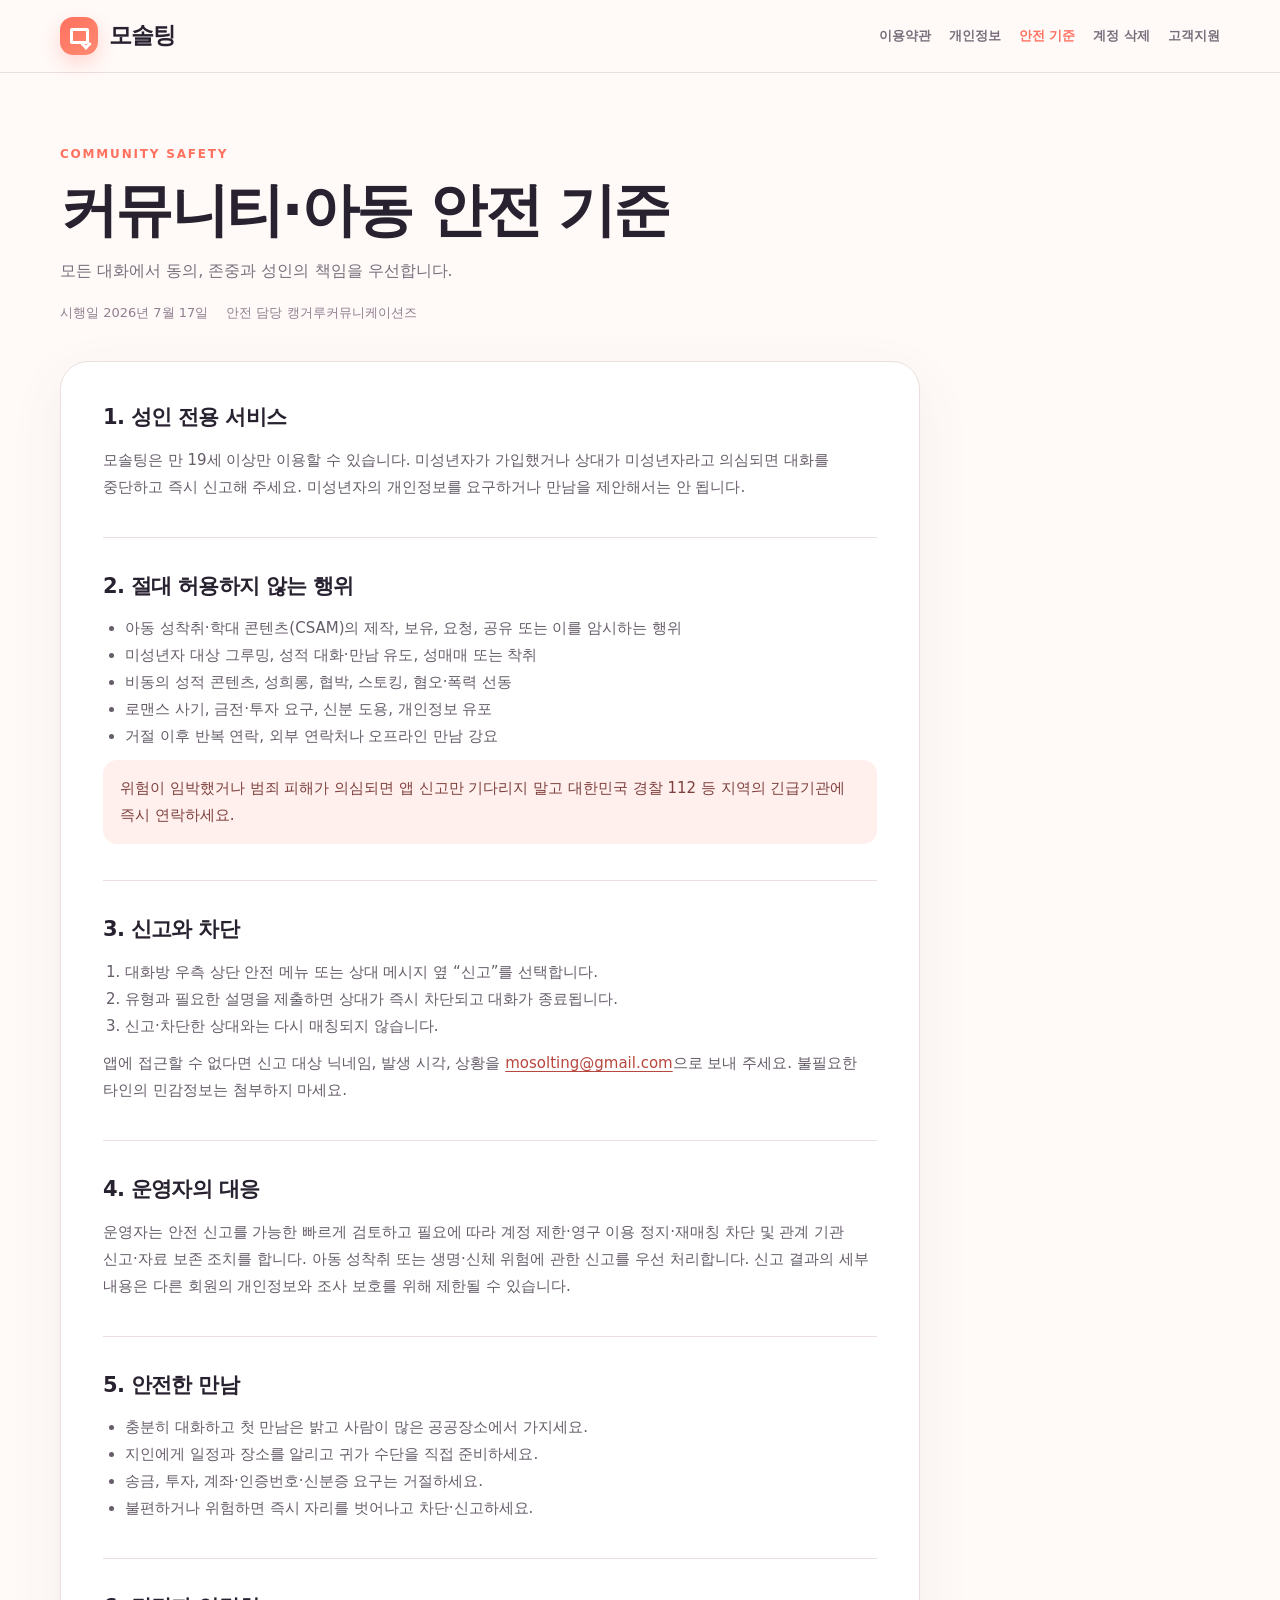
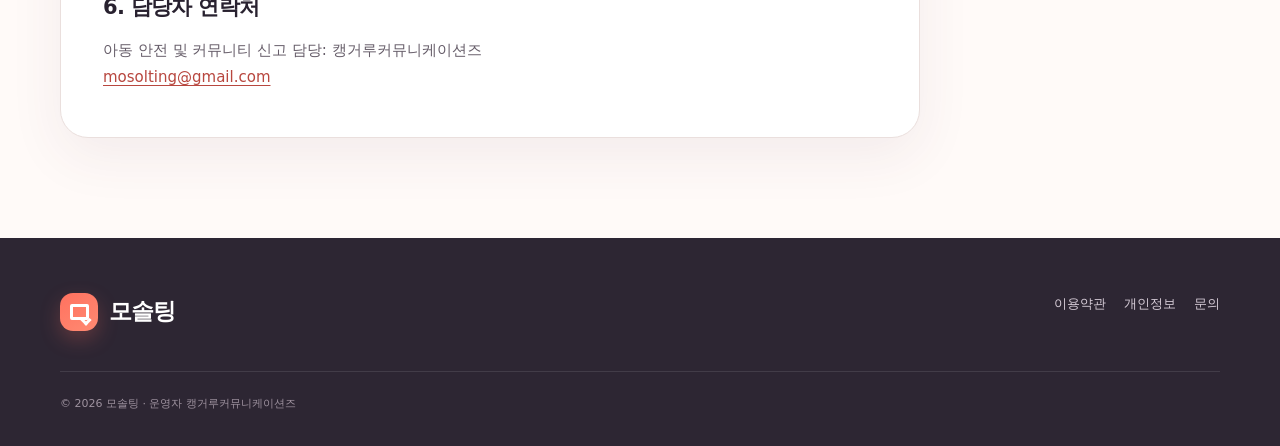
<file: safety.html>
<!DOCTYPE html><html lang="ko"><head><meta charset="utf-8"><meta name="viewport" content="width=device-width,initial-scale=1"><meta name="description" content="모솔팅 커뮤니티 및 아동 안전 기준"><meta name="robots" content="index,follow"><link rel="canonical" href="https://mosolting.com/safety.html"><link rel="icon" href="./images/favicon.svg" type="image/svg+xml"><title>커뮤니티·아동 안전 기준 | 모솔팅</title><link rel="stylesheet" href="./css/style.css"><link rel="stylesheet" href="./css/policy.css"></head>
<body class="policy-body"><a class="skip-link" href="#main">본문 바로가기</a><header class="policy-header"><div class="container header-inner"><a class="brand" href="./"><span class="brand-mark" aria-hidden="true"><i></i></span><span>모솔팅</span></a><nav class="policy-nav" aria-label="정책 메뉴"><a href="./terms.html">이용약관</a><a href="./privacy.html">개인정보</a><a aria-current="page" href="./safety.html">안전 기준</a><a href="./delete-account.html">계정 삭제</a><a href="./support.html">고객지원</a></nav></div></header>
<main id="main" class="policy-main"><div class="container"><div class="policy-hero"><span class="section-kicker">COMMUNITY SAFETY</span><h1>커뮤니티·아동 안전 기준</h1><p>모든 대화에서 동의, 존중과 성인의 책임을 우선합니다.</p><div class="policy-meta"><span>시행일 2026년 7월 17일</span><span>안전 담당 캥거루커뮤니케이션즈</span></div></div><article class="policy-card">
<section><h2>1. 성인 전용 서비스</h2><p>모솔팅은 만 19세 이상만 이용할 수 있습니다. 미성년자가 가입했거나 상대가 미성년자라고 의심되면 대화를 중단하고 즉시 신고해 주세요. 미성년자의 개인정보를 요구하거나 만남을 제안해서는 안 됩니다.</p></section>
<section><h2>2. 절대 허용하지 않는 행위</h2><ul><li>아동 성착취·학대 콘텐츠(CSAM)의 제작, 보유, 요청, 공유 또는 이를 암시하는 행위</li><li>미성년자 대상 그루밍, 성적 대화·만남 유도, 성매매 또는 착취</li><li>비동의 성적 콘텐츠, 성희롱, 협박, 스토킹, 혐오·폭력 선동</li><li>로맨스 사기, 금전·투자 요구, 신분 도용, 개인정보 유포</li><li>거절 이후 반복 연락, 외부 연락처나 오프라인 만남 강요</li></ul><p class="policy-warning">위험이 임박했거나 범죄 피해가 의심되면 앱 신고만 기다리지 말고 대한민국 경찰 112 등 지역의 긴급기관에 즉시 연락하세요.</p></section>
<section><h2>3. 신고와 차단</h2><ol><li>대화방 우측 상단 안전 메뉴 또는 상대 메시지 옆 “신고”를 선택합니다.</li><li>유형과 필요한 설명을 제출하면 상대가 즉시 차단되고 대화가 종료됩니다.</li><li>신고·차단한 상대와는 다시 매칭되지 않습니다.</li></ol><p>앱에 접근할 수 없다면 신고 대상 닉네임, 발생 시각, 상황을 <a href="mailto:mosolting@gmail.com?subject=%5B모솔팅%20안전신고%5D">mosolting@gmail.com</a>으로 보내 주세요. 불필요한 타인의 민감정보는 첨부하지 마세요.</p></section>
<section><h2>4. 운영자의 대응</h2><p>운영자는 안전 신고를 가능한 빠르게 검토하고 필요에 따라 계정 제한·영구 이용 정지·재매칭 차단 및 관계 기관 신고·자료 보존 조치를 합니다. 아동 성착취 또는 생명·신체 위험에 관한 신고를 우선 처리합니다. 신고 결과의 세부 내용은 다른 회원의 개인정보와 조사 보호를 위해 제한될 수 있습니다.</p></section>
<section><h2>5. 안전한 만남</h2><ul><li>충분히 대화하고 첫 만남은 밝고 사람이 많은 공공장소에서 가지세요.</li><li>지인에게 일정과 장소를 알리고 귀가 수단을 직접 준비하세요.</li><li>송금, 투자, 계좌·인증번호·신분증 요구는 거절하세요.</li><li>불편하거나 위험하면 즉시 자리를 벗어나고 차단·신고하세요.</li></ul></section>
<section><h2>6. 담당자 연락처</h2><p>아동 안전 및 커뮤니티 신고 담당: 캥거루커뮤니케이션즈<br><a href="mailto:mosolting@gmail.com">mosolting@gmail.com</a></p></section>
</article></div></main><footer class="site-footer"><div class="container footer-inner"><div><a class="brand" href="./"><span class="brand-mark" aria-hidden="true"><i></i></span><span>모솔팅</span></a></div><div class="footer-links"><a href="./terms.html">이용약관</a><a href="./privacy.html">개인정보</a><a href="./support.html">문의</a></div><small>© 2026 모솔팅 · 운영자 캥거루커뮤니케이션즈</small></div></footer></body></html>
</file>
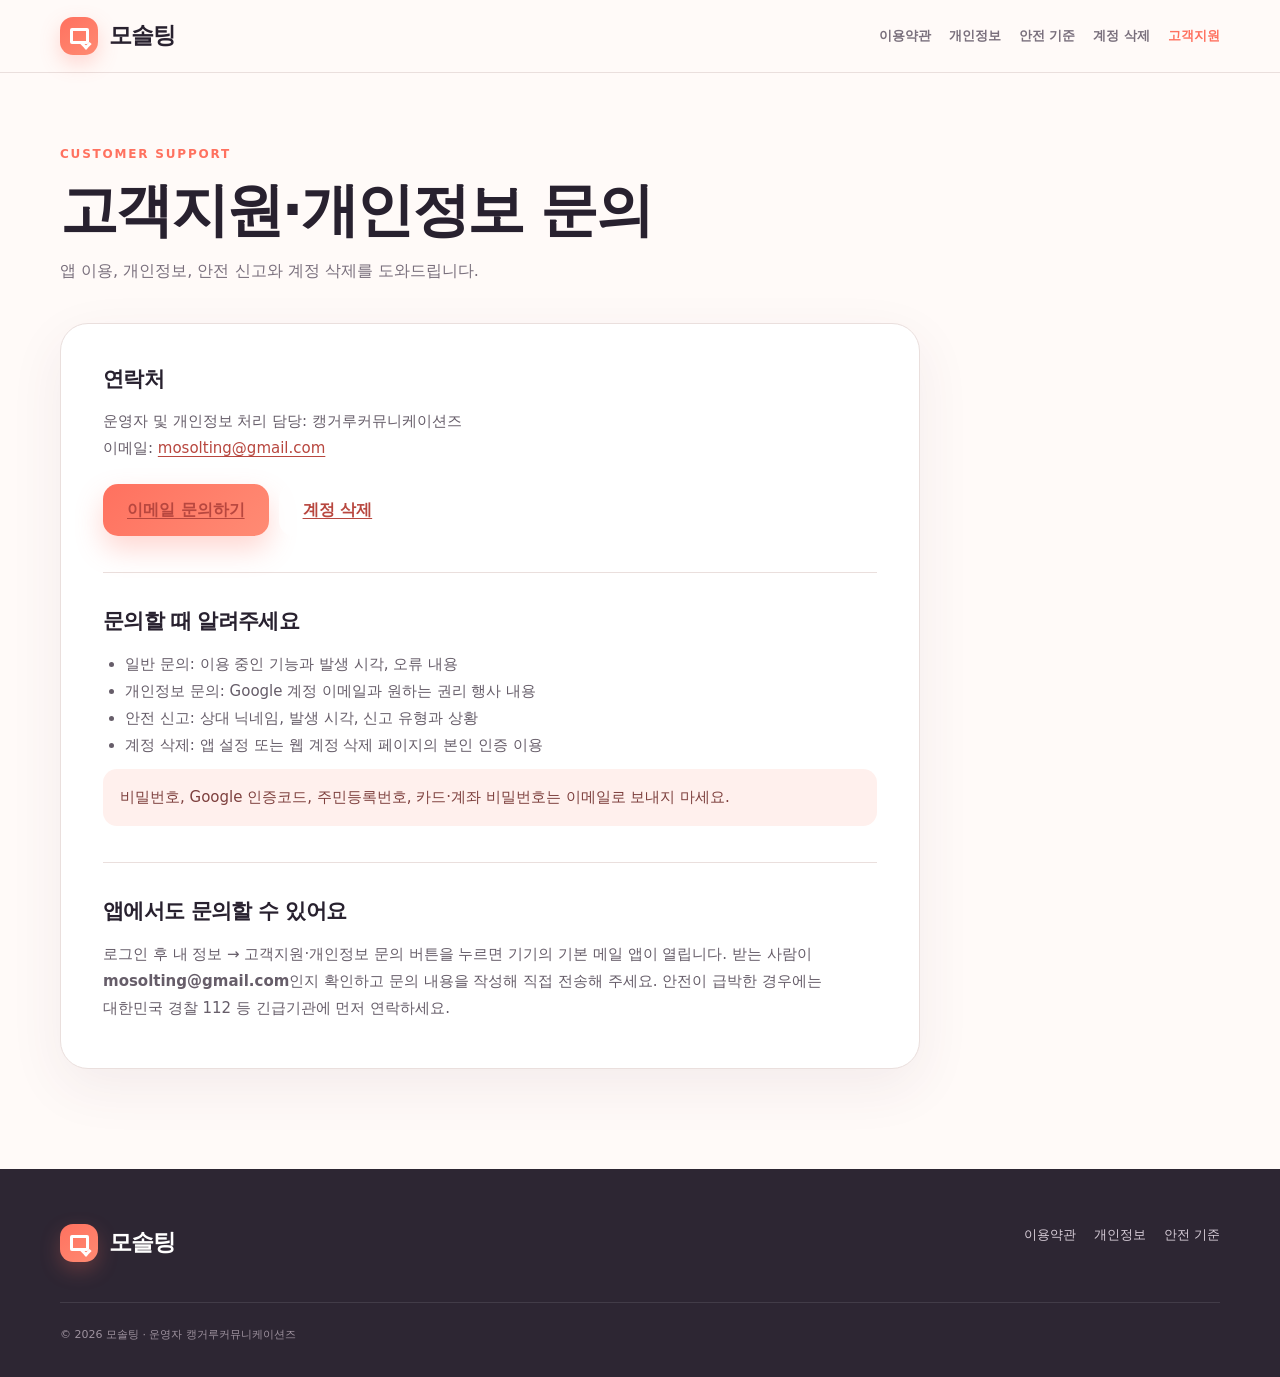
<file: support.html>
<!DOCTYPE html><html lang="ko"><head><meta charset="utf-8"><meta name="viewport" content="width=device-width,initial-scale=1"><meta name="description" content="모솔팅 고객지원 및 개인정보 문의"><meta name="robots" content="index,follow"><link rel="canonical" href="https://mosolting.com/support.html"><link rel="icon" href="./images/favicon.svg" type="image/svg+xml"><title>고객지원 | 모솔팅</title><link rel="stylesheet" href="./css/style.css"><link rel="stylesheet" href="./css/policy.css"></head>
<body class="policy-body"><a class="skip-link" href="#main">본문 바로가기</a><header class="policy-header"><div class="container header-inner"><a class="brand" href="./"><span class="brand-mark" aria-hidden="true"><i></i></span><span>모솔팅</span></a><nav class="policy-nav" aria-label="정책 메뉴"><a href="./terms.html">이용약관</a><a href="./privacy.html">개인정보</a><a href="./safety.html">안전 기준</a><a href="./delete-account.html">계정 삭제</a><a aria-current="page" href="./support.html">고객지원</a></nav></div></header>
<main id="main" class="policy-main"><div class="container"><div class="policy-hero"><span class="section-kicker">CUSTOMER SUPPORT</span><h1>고객지원·개인정보 문의</h1><p>앱 이용, 개인정보, 안전 신고와 계정 삭제를 도와드립니다.</p></div><article class="policy-card">
<section><h2>연락처</h2><p>운영자 및 개인정보 처리 담당: 캥거루커뮤니케이션즈<br>이메일: <a href="mailto:mosolting@gmail.com">mosolting@gmail.com</a></p><div class="support-actions"><a class="button button-primary" href="mailto:mosolting@gmail.com?subject=%5B모솔팅%20문의%5D">이메일 문의하기</a><a class="button button-ghost" href="./delete-account.html">계정 삭제</a></div></section>
<section><h2>문의할 때 알려주세요</h2><ul><li>일반 문의: 이용 중인 기능과 발생 시각, 오류 내용</li><li>개인정보 문의: Google 계정 이메일과 원하는 권리 행사 내용</li><li>안전 신고: 상대 닉네임, 발생 시각, 신고 유형과 상황</li><li>계정 삭제: 앱 설정 또는 웹 계정 삭제 페이지의 본인 인증 이용</li></ul><p class="policy-warning">비밀번호, Google 인증코드, 주민등록번호, 카드·계좌 비밀번호는 이메일로 보내지 마세요.</p></section>
<section><h2>앱에서도 문의할 수 있어요</h2><p>로그인 후 내 정보 → 고객지원·개인정보 문의 버튼을 누르면 기기의 기본 메일 앱이 열립니다. 받는 사람이 <strong>mosolting@gmail.com</strong>인지 확인하고 문의 내용을 작성해 직접 전송해 주세요. 안전이 급박한 경우에는 대한민국 경찰 112 등 긴급기관에 먼저 연락하세요.</p></section>
</article></div></main><footer class="site-footer"><div class="container footer-inner"><div><a class="brand" href="./"><span class="brand-mark" aria-hidden="true"><i></i></span><span>모솔팅</span></a></div><div class="footer-links"><a href="./terms.html">이용약관</a><a href="./privacy.html">개인정보</a><a href="./safety.html">안전 기준</a></div><small>© 2026 모솔팅 · 운영자 캥거루커뮤니케이션즈</small></div></footer></body></html>
</file>
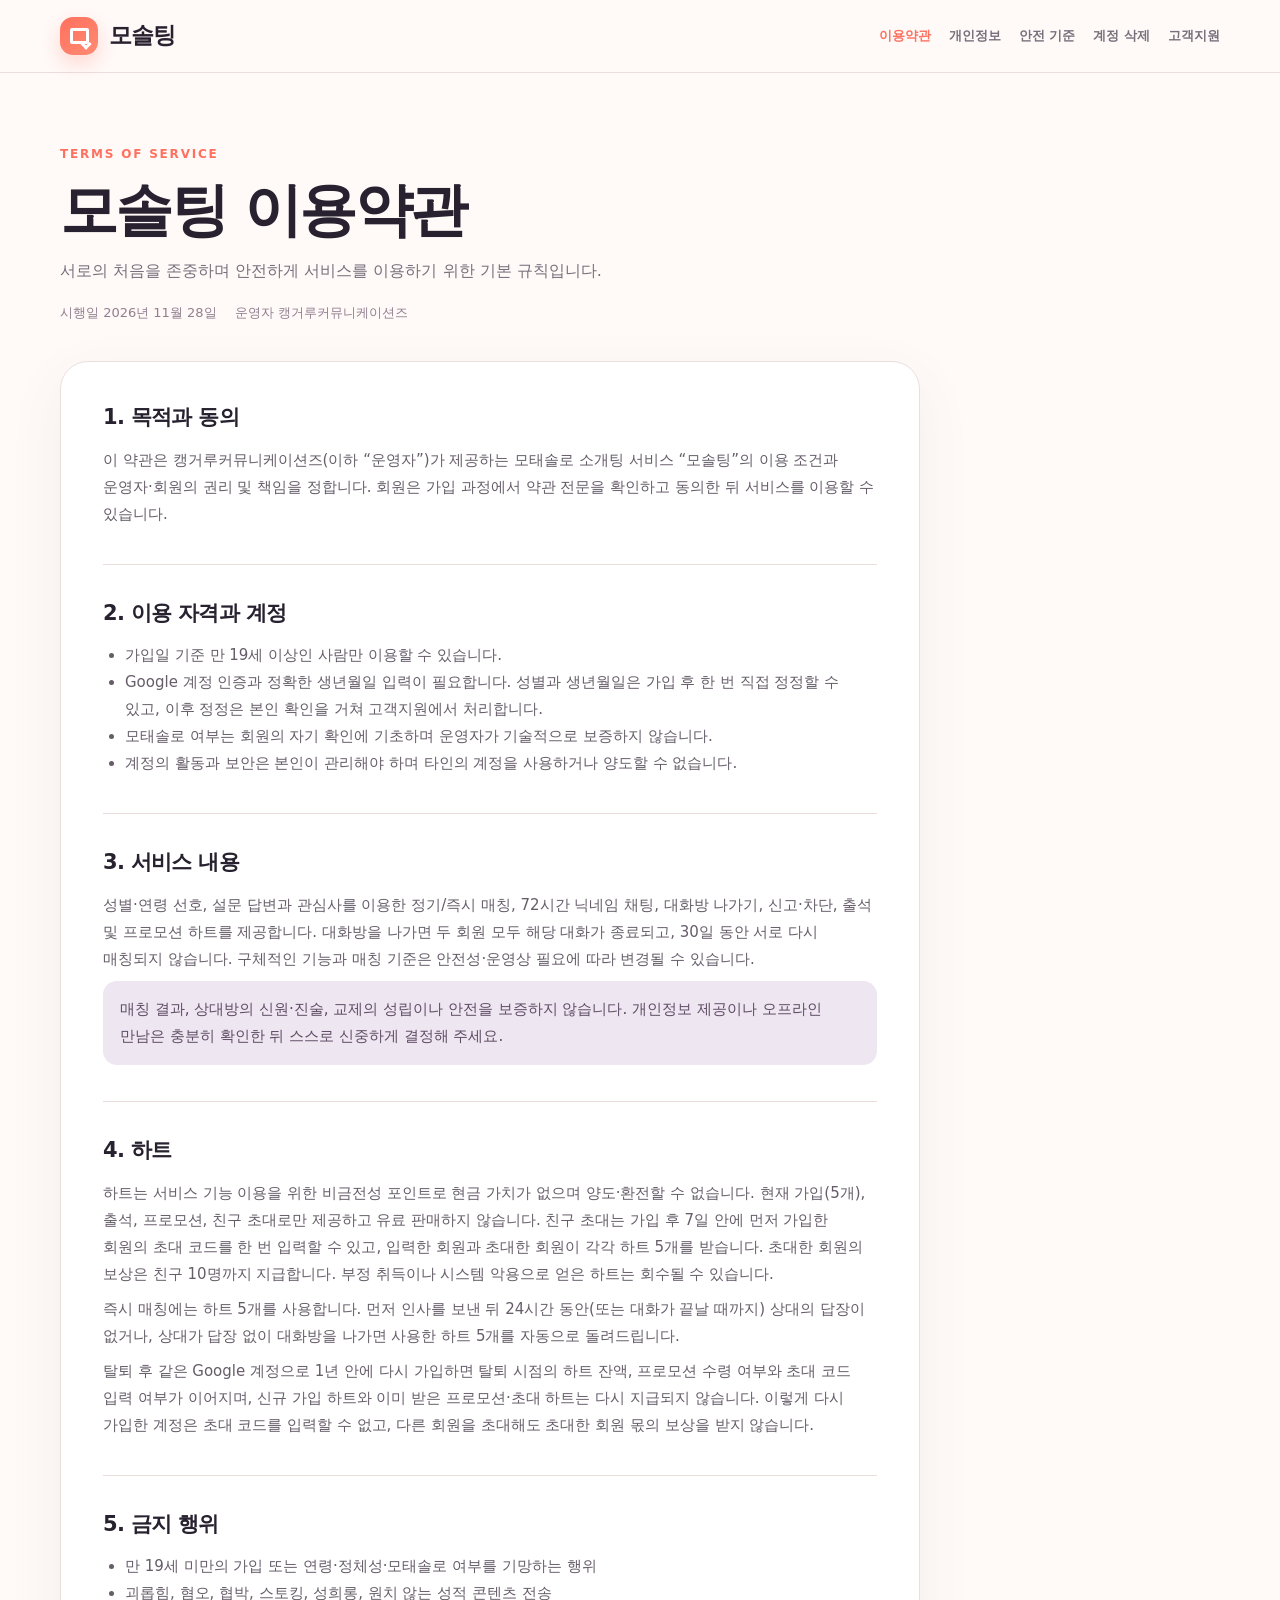
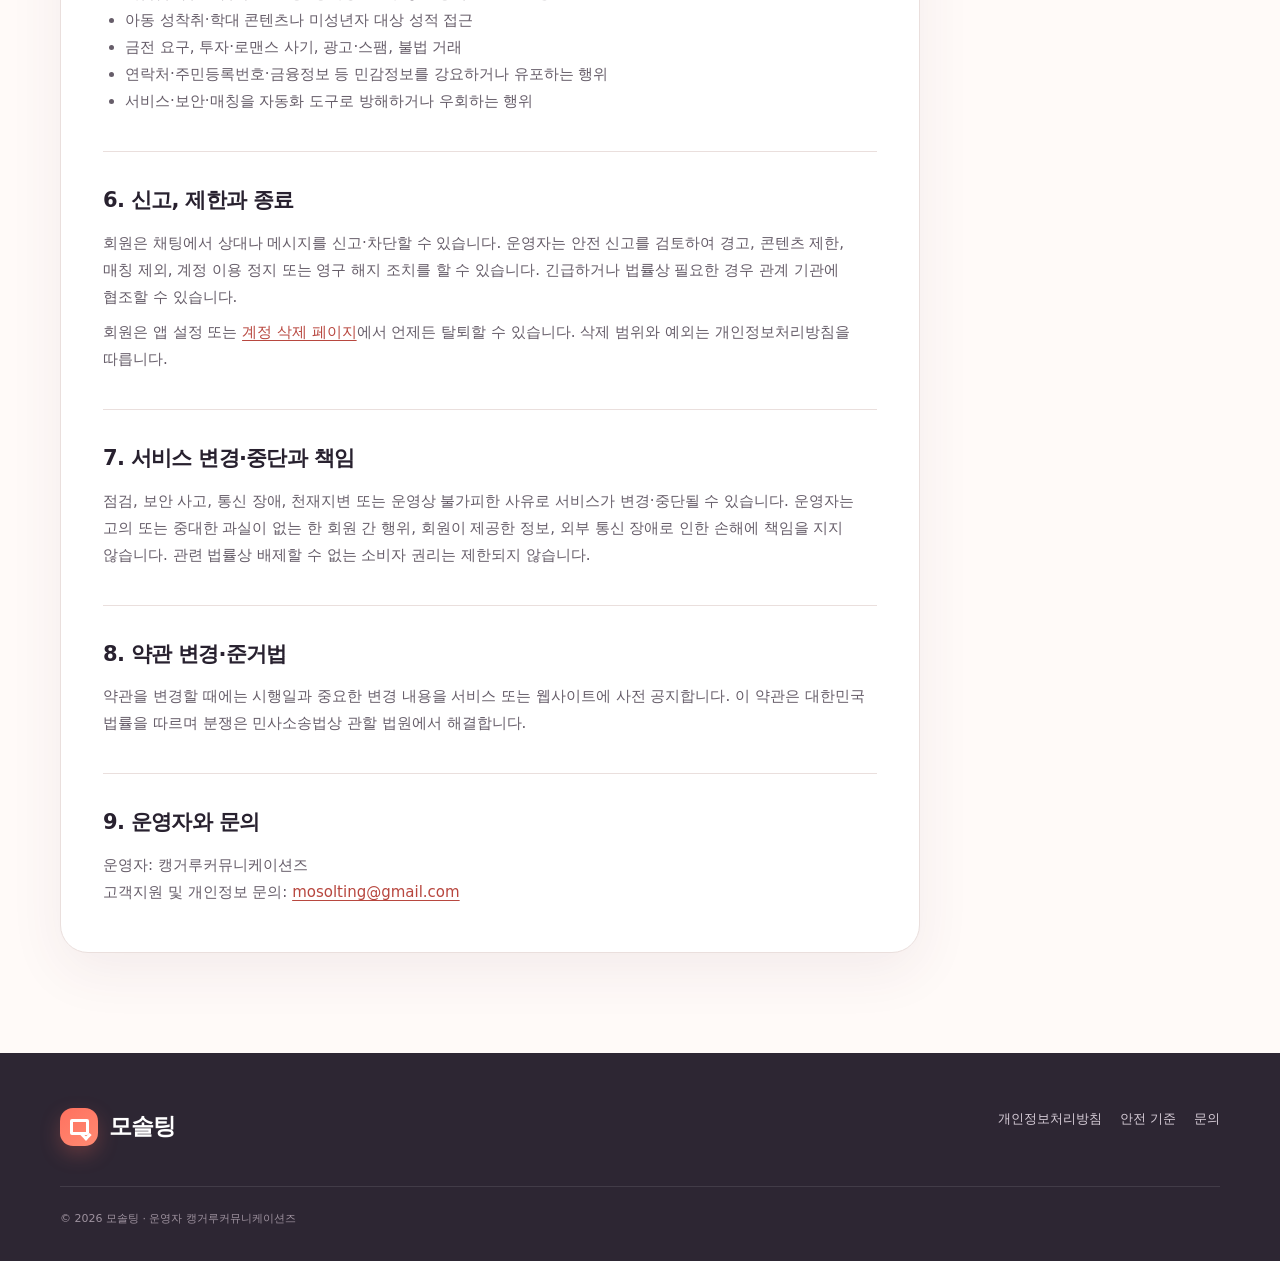
<file: terms.html>
<!DOCTYPE html>
<html lang="ko">
<head>
  <meta charset="utf-8"><meta name="viewport" content="width=device-width,initial-scale=1">
  <meta name="description" content="모솔팅 서비스 이용약관"><meta name="robots" content="index,follow">
  <link rel="canonical" href="https://mosolting.com/terms.html"><link rel="icon" href="./images/favicon.svg" type="image/svg+xml">
  <title>이용약관 | 모솔팅</title><link rel="stylesheet" href="./css/style.css"><link rel="stylesheet" href="./css/policy.css">
</head>
<body class="policy-body"><a class="skip-link" href="#main">본문 바로가기</a>
  <header class="policy-header"><div class="container header-inner"><a class="brand" href="./"><span class="brand-mark" aria-hidden="true"><i></i></span><span>모솔팅</span></a><nav class="policy-nav" aria-label="정책 메뉴"><a aria-current="page" href="./terms.html">이용약관</a><a href="./privacy.html">개인정보</a><a href="./safety.html">안전 기준</a><a href="./delete-account.html">계정 삭제</a><a href="./support.html">고객지원</a></nav></div></header>
  <main id="main" class="policy-main"><div class="container"><div class="policy-hero"><span class="section-kicker">TERMS OF SERVICE</span><h1>모솔팅 이용약관</h1><p>서로의 처음을 존중하며 안전하게 서비스를 이용하기 위한 기본 규칙입니다.</p><div class="policy-meta"><span>시행일 2026년 11월 28일</span><span>운영자 캥거루커뮤니케이션즈</span></div></div>
    <article class="policy-card">
      <section><h2>1. 목적과 동의</h2><p>이 약관은 캥거루커뮤니케이션즈(이하 “운영자”)가 제공하는 모태솔로 소개팅 서비스 “모솔팅”의 이용 조건과 운영자·회원의 권리 및 책임을 정합니다. 회원은 가입 과정에서 약관 전문을 확인하고 동의한 뒤 서비스를 이용할 수 있습니다.</p></section>
      <section><h2>2. 이용 자격과 계정</h2><ul><li>가입일 기준 만 19세 이상인 사람만 이용할 수 있습니다.</li><li>Google 계정 인증과 정확한 생년월일 입력이 필요합니다. 성별과 생년월일은 가입 후 한 번 직접 정정할 수 있고, 이후 정정은 본인 확인을 거쳐 고객지원에서 처리합니다.</li><li>모태솔로 여부는 회원의 자기 확인에 기초하며 운영자가 기술적으로 보증하지 않습니다.</li><li>계정의 활동과 보안은 본인이 관리해야 하며 타인의 계정을 사용하거나 양도할 수 없습니다.</li></ul></section>
      <section><h2>3. 서비스 내용</h2><p>성별·연령 선호, 설문 답변과 관심사를 이용한 정기/즉시 매칭, 72시간 닉네임 채팅, 대화방 나가기, 신고·차단, 출석 및 프로모션 하트를 제공합니다. 대화방을 나가면 두 회원 모두 해당 대화가 종료되고, 30일 동안 서로 다시 매칭되지 않습니다. 구체적인 기능과 매칭 기준은 안전성·운영상 필요에 따라 변경될 수 있습니다.</p><p class="policy-note">매칭 결과, 상대방의 신원·진술, 교제의 성립이나 안전을 보증하지 않습니다. 개인정보 제공이나 오프라인 만남은 충분히 확인한 뒤 스스로 신중하게 결정해 주세요.</p></section>
      <section><h2>4. 하트</h2><p>하트는 서비스 기능 이용을 위한 비금전성 포인트로 현금 가치가 없으며 양도·환전할 수 없습니다. 현재 가입(5개), 출석, 프로모션, 친구 초대로만 제공하고 유료 판매하지 않습니다. 친구 초대는 가입 후 7일 안에 먼저 가입한 회원의 초대 코드를 한 번 입력할 수 있고, 입력한 회원과 초대한 회원이 각각 하트 5개를 받습니다. 초대한 회원의 보상은 친구 10명까지 지급합니다. 부정 취득이나 시스템 악용으로 얻은 하트는 회수될 수 있습니다.</p><p>즉시 매칭에는 하트 5개를 사용합니다. 먼저 인사를 보낸 뒤 24시간 동안(또는 대화가 끝날 때까지) 상대의 답장이 없거나, 상대가 답장 없이 대화방을 나가면 사용한 하트 5개를 자동으로 돌려드립니다.</p><p>탈퇴 후 같은 Google 계정으로 1년 안에 다시 가입하면 탈퇴 시점의 하트 잔액, 프로모션 수령 여부와 초대 코드 입력 여부가 이어지며, 신규 가입 하트와 이미 받은 프로모션·초대 하트는 다시 지급되지 않습니다. 이렇게 다시 가입한 계정은 초대 코드를 입력할 수 없고, 다른 회원을 초대해도 초대한 회원 몫의 보상을 받지 않습니다.</p></section>
      <section><h2>5. 금지 행위</h2><ul><li>만 19세 미만의 가입 또는 연령·정체성·모태솔로 여부를 기망하는 행위</li><li>괴롭힘, 혐오, 협박, 스토킹, 성희롱, 원치 않는 성적 콘텐츠 전송</li><li>아동 성착취·학대 콘텐츠나 미성년자 대상 성적 접근</li><li>금전 요구, 투자·로맨스 사기, 광고·스팸, 불법 거래</li><li>연락처·주민등록번호·금융정보 등 민감정보를 강요하거나 유포하는 행위</li><li>서비스·보안·매칭을 자동화 도구로 방해하거나 우회하는 행위</li></ul></section>
      <section><h2>6. 신고, 제한과 종료</h2><p>회원은 채팅에서 상대나 메시지를 신고·차단할 수 있습니다. 운영자는 안전 신고를 검토하여 경고, 콘텐츠 제한, 매칭 제외, 계정 이용 정지 또는 영구 해지 조치를 할 수 있습니다. 긴급하거나 법률상 필요한 경우 관계 기관에 협조할 수 있습니다.</p><p>회원은 앱 설정 또는 <a href="./delete-account.html">계정 삭제 페이지</a>에서 언제든 탈퇴할 수 있습니다. 삭제 범위와 예외는 개인정보처리방침을 따릅니다.</p></section>
      <section><h2>7. 서비스 변경·중단과 책임</h2><p>점검, 보안 사고, 통신 장애, 천재지변 또는 운영상 불가피한 사유로 서비스가 변경·중단될 수 있습니다. 운영자는 고의 또는 중대한 과실이 없는 한 회원 간 행위, 회원이 제공한 정보, 외부 통신 장애로 인한 손해에 책임을 지지 않습니다. 관련 법률상 배제할 수 없는 소비자 권리는 제한되지 않습니다.</p></section>
      <section><h2>8. 약관 변경·준거법</h2><p>약관을 변경할 때에는 시행일과 중요한 변경 내용을 서비스 또는 웹사이트에 사전 공지합니다. 이 약관은 대한민국 법률을 따르며 분쟁은 민사소송법상 관할 법원에서 해결합니다.</p></section>
      <section><h2>9. 운영자와 문의</h2><p>운영자: 캥거루커뮤니케이션즈<br>고객지원 및 개인정보 문의: <a href="mailto:mosolting@gmail.com">mosolting@gmail.com</a></p></section>
    </article>
  </div></main><footer class="site-footer"><div class="container footer-inner"><div><a class="brand" href="./"><span class="brand-mark" aria-hidden="true"><i></i></span><span>모솔팅</span></a></div><div class="footer-links"><a href="./privacy.html">개인정보처리방침</a><a href="./safety.html">안전 기준</a><a href="./support.html">문의</a></div><small>© 2026 모솔팅 · 운영자 캥거루커뮤니케이션즈</small></div></footer>
</body></html>
</file>
<file: css/style.css>
:root {
  --paper: #fffaf8;
  --paper-deep: #f8efed;
  --white: #ffffff;
  --ink: #28212f;
  --muted: #796f7c;
  --coral: #ff715f;
  --coral-soft: #ffe4de;
  --plum: #7a5b7f;
  --plum-soft: #eee6f1;
  --cream: #fff3da;
  --line: #eadfdd;
  --shadow: 0 24px 70px rgba(80, 48, 65, .12);
  --radius: 28px;
  --font-body: Pretendard, "Apple SD Gothic Neo", "Noto Sans KR", system-ui, sans-serif;
  --font-ui: Inter, Pretendard, system-ui, sans-serif;
}

* { box-sizing: border-box; }
html { scroll-behavior: smooth; }
body { margin: 0; color: var(--ink); background: var(--paper); font-family: var(--font-body); line-height: 1.65; word-break: keep-all; overflow-x: hidden; }
a { color: inherit; text-decoration: none; }
button { font: inherit; }
.container { width: min(1160px, calc(100% - 40px)); margin: 0 auto; }
.skip-link { position: fixed; left: 16px; top: -80px; z-index: 999; padding: 10px 16px; color: white; background: var(--ink); border-radius: 10px; }
.skip-link:focus { top: 16px; }

.site-header { position: fixed; inset: 0 0 auto; z-index: 50; padding: 20px 0; transition: .25s ease; }
.site-header.scrolled { padding: 12px 0; background: rgba(255,250,248,.88); border-bottom: 1px solid rgba(234,223,221,.8); backdrop-filter: blur(18px); }
.header-inner { display: flex; align-items: center; justify-content: space-between; }
.brand { display: inline-flex; align-items: center; gap: 11px; font-family: var(--font-ui); font-size: 23px; font-weight: 800; letter-spacing: -1.2px; }
.brand-mark { position: relative; display: grid; place-items: center; width: 38px; height: 38px; border-radius: 13px; background: linear-gradient(145deg, var(--coral), #ff8a72); box-shadow: 0 8px 20px rgba(255,113,95,.25); }
.brand-mark::before { content: ""; width: 13px; height: 10px; border: 3px solid white; border-radius: 2px; }
.brand-mark i { position: absolute; width: 8px; height: 8px; right: 8px; bottom: 7px; border: 3px solid white; border-left: 0; border-top: 0; transform: rotate(45deg); }
.site-nav { display: flex; align-items: center; gap: 32px; font-family: var(--font-ui); font-size: 14px; font-weight: 700; }
.site-nav a { color: #665d69; }
.site-nav a:hover { color: var(--coral); }
.site-nav .nav-cta { padding: 11px 18px; color: white; background: var(--ink); border-radius: 999px; }
.menu-toggle { display: none; width: 42px; height: 42px; border: 0; border-radius: 13px; background: white; box-shadow: 0 8px 25px rgba(79,52,68,.1); }
.menu-toggle span { display: block; width: 18px; height: 2px; margin: 5px auto; background: var(--ink); transition: .2s; }

.hero { position: relative; min-height: 820px; padding: 150px 0 90px; overflow: hidden; }
.hero::before { content: ""; position: absolute; inset: 0; z-index: -3; opacity: .5; background-image: radial-gradient(#d9c8cb 1px, transparent 1px); background-size: 25px 25px; mask-image: linear-gradient(to bottom, black, transparent 75%); }
.hero-orb { position: absolute; z-index: -2; border-radius: 50%; filter: blur(8px); }
.hero-orb-one { width: 520px; height: 520px; left: -230px; top: -170px; background: radial-gradient(circle, rgba(255,163,144,.35), transparent 68%); }
.hero-orb-two { width: 620px; height: 620px; right: -250px; bottom: -240px; background: radial-gradient(circle, rgba(159,119,164,.2), transparent 68%); }
.hero-grid { display: grid; grid-template-columns: 1.05fr .95fr; gap: 70px; align-items: center; }
.eyebrow, .section-kicker { font-family: var(--font-ui); font-size: 12px; font-weight: 800; letter-spacing: 1.8px; color: var(--coral); }
.eyebrow { display: inline-flex; align-items: center; gap: 8px; padding: 8px 13px; border: 1px solid #f0d7d1; border-radius: 999px; background: rgba(255,255,255,.65); }
.eyebrow i { width: 7px; height: 7px; border-radius: 50%; background: var(--coral); box-shadow: 0 0 0 5px rgba(255,113,95,.12); }
.hero h1 { margin: 25px 0 24px; font-size: clamp(45px, 5.3vw, 72px); line-height: 1.13; letter-spacing: -4px; }
.hero h1 em { color: var(--coral); font-style: normal; }
.hero-copy > p { max-width: 630px; margin: 0 0 34px; color: var(--muted); font-size: 19px; }
.hero-actions { display: flex; gap: 12px; }
.button { display: inline-flex; min-height: 52px; padding: 0 24px; align-items: center; justify-content: center; border-radius: 15px; font-family: var(--font-ui); font-weight: 800; transition: .2s; }
.button:hover { transform: translateY(-2px); }
.button-primary { color: white; background: linear-gradient(135deg, var(--coral), #ff8b74); box-shadow: 0 13px 28px rgba(255,113,95,.28); }
.button-ghost { border: 1px solid var(--line); background: rgba(255,255,255,.7); }
.hero-note { margin-top: 23px; color: #8c808c; font-size: 14px; }
.hero-note span { display: inline-grid; place-items: center; width: 21px; height: 21px; margin-right: 6px; color: white; background: var(--plum); border-radius: 50%; font: 700 11px var(--font-ui); }

.phone-stage { position: relative; display: grid; place-items: center; min-height: 610px; }
.phone { position: relative; width: 326px; padding: 12px; border: 2px solid #2d2633; border-radius: 47px; background: #342d3a; box-shadow: 0 38px 80px rgba(70,47,64,.25); transform: rotate(2.5deg); }
.phone-speaker { position: absolute; z-index: 3; top: 18px; left: 50%; width: 78px; height: 20px; border-radius: 20px; background: #342d3a; transform: translateX(-50%); }
.phone-screen { position: relative; min-height: 625px; padding: 27px 17px 15px; border-radius: 36px; background: #fffaf8; overflow: hidden; }
.mock-header { display: flex; align-items: center; justify-content: space-between; font: 800 13px var(--font-ui); }
.mini-brand { display: flex; align-items: center; gap: 7px; }
.mini-mark { width: 24px; height: 24px; border-radius: 8px; background: var(--coral); }
.heart-pill { color: var(--coral); padding: 5px 9px; background: var(--coral-soft); border-radius: 999px; }
.mock-greeting { margin: 29px 2px 17px; }
.mock-greeting small { display: block; margin-bottom: 7px; color: var(--coral); font: 800 7px var(--font-ui); letter-spacing: 1px; }
.mock-greeting strong { font-size: 24px; line-height: 1.25; }
.mock-match { padding: 19px; color: white; border-radius: 21px; background: linear-gradient(145deg, #816286, #674c6c); box-shadow: 0 15px 30px rgba(92,68,99,.22); }
.mock-match small { font-size: 8px; opacity: .72; }
.mock-match strong { display: block; margin: 9px 0 7px; font-size: 16px; line-height: 1.35; }
.mock-match p { margin: 0 0 12px; font-size: 8px; opacity: .75; }
.mock-progress { height: 6px; background: rgba(255,255,255,.18); border-radius: 9px; overflow: hidden; }
.mock-progress i { display: block; width: 18%; height: 100%; background: #ffd8cf; border-radius: inherit; }
.mock-match b { display: block; margin-top: 6px; text-align: right; font: 700 8px var(--font-ui); }
.mock-tags { display: flex; gap: 6px; margin: 15px 0; }
.mock-tags span { padding: 5px 8px; color: #6c5771; background: var(--plum-soft); border-radius: 999px; font-size: 8px; }
.mock-instant { display: flex; align-items: center; gap: 11px; padding: 13px; border: 1px solid var(--line); border-radius: 16px; background: white; }
.mock-instant > span { display: grid; place-items: center; width: 35px; height: 35px; color: white; background: var(--coral); border-radius: 12px; }
.mock-instant b, .mock-instant small { display: block; }
.mock-instant b { font-size: 10px; }
.mock-instant small { color: var(--muted); font-size: 8px; }
.mock-nav { position: absolute; inset: auto 0 0; display: flex; justify-content: space-around; padding: 13px 10px 12px; color: #b2a8b3; background: white; border-top: 1px solid var(--line); }
.mock-nav span { text-align: center; font: 18px var(--font-ui); }
.mock-nav small { display: block; margin-top: 2px; font-size: 7px; }
.mock-nav .active { color: var(--coral); }
.float-chip { position: absolute; z-index: 4; padding: 11px 15px; border: 1px solid rgba(255,255,255,.85); border-radius: 14px; background: rgba(255,255,255,.8); box-shadow: 0 15px 35px rgba(74,52,67,.13); backdrop-filter: blur(12px); font-weight: 700; }
.float-chip-one { top: 110px; left: 0; color: var(--plum); transform: rotate(-6deg); }
.float-chip-two { right: -5px; bottom: 125px; color: var(--coral); transform: rotate(5deg); }

.facts { border-block: 1px solid var(--line); background: rgba(255,255,255,.62); }
.facts-grid { display: grid; grid-template-columns: repeat(4, 1fr); padding-block: 30px; }
.facts-grid > div { padding: 0 28px; border-right: 1px solid var(--line); text-align: center; }
.facts-grid > div:last-child { border: 0; }
.facts strong { display: block; font: 800 20px var(--font-ui); }
.facts span { color: var(--muted); font-size: 13px; }

.section { padding: 120px 0; }
.section-heading { max-width: 720px; margin-bottom: 52px; }
.section-heading h2, .matching-copy h2, .heart-panel h2, .promise-card h2 { margin: 12px 0 14px; font-size: clamp(34px, 4vw, 52px); line-height: 1.23; letter-spacing: -2.5px; }
.section-heading p, .matching-copy > p { margin: 0; color: var(--muted); font-size: 17px; }
.feature-grid { display: grid; grid-template-columns: repeat(3, 1fr); gap: 22px; }
.feature-card { position: relative; min-height: 330px; padding: 34px; border: 1px solid rgba(255,255,255,.9); border-radius: var(--radius); overflow: hidden; transition: transform .25s, box-shadow .25s; }
.feature-card:hover { transform: translateY(-7px); box-shadow: var(--shadow); }
.feature-card.coral { background: var(--coral-soft); }
.feature-card.plum { background: var(--plum-soft); }
.feature-card.cream { background: var(--cream); }
.feature-number { position: absolute; top: 24px; right: 26px; color: rgba(55,40,57,.35); font: 800 12px var(--font-ui); }
.feature-icon { display: grid; place-items: center; width: 63px; height: 63px; margin-bottom: 63px; color: white; background: var(--ink); border-radius: 20px; font: 25px var(--font-ui); }
.feature-card h3 { margin: 0 0 10px; font-size: 23px; }
.feature-card p { margin: 0; color: #6e6370; }

.matching-section { background: #2d2633; color: white; }
.matching-grid { display: grid; grid-template-columns: 1fr .9fr; gap: 90px; align-items: center; }
.matching-copy > p { color: #bfb5c0; }
.signal-list { display: flex; flex-wrap: wrap; gap: 9px; margin-top: 31px; }
.signal-list span { padding: 8px 12px; border: 1px solid rgba(255,255,255,.12); border-radius: 999px; color: #ddd4de; background: rgba(255,255,255,.05); font-size: 13px; }
.score-card { padding: 32px; color: var(--ink); background: #fffaf8; border-radius: 30px; box-shadow: 0 30px 70px rgba(0,0,0,.25); }
.score-top { display: flex; justify-content: space-between; align-items: center; color: var(--muted); font-size: 13px; }
.score-top b { padding: 5px 9px; color: var(--coral); background: var(--coral-soft); border-radius: 999px; font: 800 9px var(--font-ui); }
.avatar-pair { display: flex; align-items: center; justify-content: center; gap: 17px; margin: 28px 0; }
.avatar-pair span { display: grid; place-items: center; width: 66px; height: 66px; color: white; background: var(--plum); border-radius: 22px; font-weight: 800; }
.avatar-pair span:last-child { background: var(--coral); }
.avatar-pair i { color: var(--coral); font-style: normal; }
.score-row { display: grid; grid-template-columns: 100px 1fr 28px; gap: 12px; align-items: center; margin: 17px 0; font-size: 12px; }
.score-row > div { height: 7px; background: #ece4e5; border-radius: 10px; overflow: hidden; }
.score-row > div i { display: block; width: var(--value); height: 100%; background: linear-gradient(90deg, var(--coral), #ffa07d); border-radius: inherit; }
.score-row b { color: var(--coral); font: 800 12px var(--font-ui); text-align: right; }
.score-card > p { margin: 25px 0 0; padding-top: 17px; border-top: 1px solid var(--line); color: var(--muted); font-size: 11px; text-align: center; }

.journey-section { background: var(--white); }
.journey { display: grid; grid-template-columns: repeat(3, 1fr); gap: 28px; margin: 0; padding: 0; list-style: none; counter-reset: step; }
.journey li { position: relative; padding: 30px 28px; border: 1px solid var(--line); border-radius: 24px; }
.journey li::after { content: ""; position: absolute; top: 52px; left: calc(100% + 8px); width: 12px; border-top: 2px dotted #d5c8cb; }
.journey li:last-child::after { display: none; }
.journey li > span { display: grid; place-items: center; width: 36px; height: 36px; margin-bottom: 35px; color: white; background: var(--coral); border-radius: 50%; font: 800 13px var(--font-ui); }
.journey h3 { margin: 0 0 9px; font-size: 20px; }
.journey p { margin: 0; color: var(--muted); font-size: 14px; }

.heart-section { padding-block: 90px; }
.heart-panel { display: grid; grid-template-columns: .8fr 1.2fr; gap: 70px; align-items: center; padding: 58px; color: white; background: linear-gradient(135deg, #75567b, #4e3c55); border-radius: 34px; box-shadow: 0 30px 70px rgba(79,57,86,.22); }
.heart-panel .section-kicker { color: #ffc5b8; }
.heart-panel p { margin: 0; color: #d9ccd9; }
.heart-cards { display: grid; grid-template-columns: repeat(3, 1fr); gap: 13px; }
.heart-cards article { padding: 24px 18px; border: 1px solid rgba(255,255,255,.13); border-radius: 22px; text-align: center; background: rgba(255,255,255,.08); }
.heart-cards span { display: block; color: #d8cbd9; font-size: 11px; }
.heart-cards strong { display: block; margin: 5px 0; color: #ffac9a; font: 800 23px var(--font-ui); }
.heart-cards p { font-size: 13px; }

.promise-section { background: var(--paper-deep); }
.promise-grid { display: grid; grid-template-columns: .8fr 1.2fr; gap: 80px; align-items: center; }
.promise-card { padding: 45px; border: 1px solid white; border-radius: 30px; background: rgba(255,255,255,.58); }
.promise-symbol { display: grid; place-items: center; width: 65px; height: 65px; color: white; background: var(--coral); border-radius: 22px; font: 800 24px var(--font-ui); }
.promise-card p { margin: 0; color: var(--muted); }
.promise-list { margin: 0; padding: 0; list-style: none; }
.promise-list li { display: grid; grid-template-columns: 48px 1fr; gap: 18px; padding: 24px 0; border-bottom: 1px solid #dfd2d2; }
.promise-list li:last-child { border: 0; }
.promise-list > li > span { color: var(--coral); font: 800 12px var(--font-ui); }
.promise-list b { font-size: 18px; }
.promise-list p { margin: 4px 0 0; color: var(--muted); font-size: 14px; }

.launch { padding: 110px 0; background: var(--white); }
.launch-card { position: relative; padding: 75px 40px; color: white; background: var(--coral); border-radius: 36px; text-align: center; overflow: hidden; }
.launch-card::before, .launch-card::after { content: ""; position: absolute; width: 300px; height: 300px; border: 70px solid rgba(255,255,255,.09); border-radius: 50%; }
.launch-card::before { left: -160px; top: -180px; }
.launch-card::after { right: -160px; bottom: -200px; }
.eyebrow.light { position: relative; color: white; border-color: rgba(255,255,255,.25); background: rgba(255,255,255,.12); }
.eyebrow.light i { background: white; box-shadow: 0 0 0 5px rgba(255,255,255,.15); }
.launch h2 { position: relative; margin: 22px 0 13px; font-size: clamp(36px, 5vw, 58px); line-height: 1.2; letter-spacing: -3px; }
.launch p { position: relative; margin: 0 0 30px; color: #fff0ec; }
.button-light { position: relative; color: var(--coral); background: white; cursor: default; }
.button-light:hover { transform: none; }

.site-footer { padding: 55px 0 35px; background: #2d2633; color: white; }
.footer-inner { display: grid; grid-template-columns: 1fr 1fr; gap: 40px; align-items: start; }
.footer-inner .brand { color: white; }
.footer-inner p { margin: 8px 0 0; color: #bdb1be; font-size: 13px; }
.footer-links { display: flex; flex-wrap: wrap; justify-content: flex-end; gap: 8px 18px; color: #d7cdd8; font-size: 13px; }
.footer-links a:hover { color: white; text-decoration: underline; }
.footer-inner small { grid-column: 1 / -1; padding-top: 24px; border-top: 1px solid rgba(255,255,255,.1); color: #9e929f; font: 500 11px var(--font-ui); }
.footer-inner small a { color: #cfc3d0; text-decoration: underline; }

.reveal { opacity: 0; transform: translateY(20px); transition: opacity .7s ease, transform .7s ease; }
.reveal.visible { opacity: 1; transform: none; }

@media (max-width: 900px) {
  .hero-grid, .matching-grid, .heart-panel, .promise-grid { grid-template-columns: 1fr; }
  .hero-copy { text-align: center; }
  .hero-copy > p { margin-inline: auto; }
  .hero-actions { justify-content: center; }
  .phone-stage { margin-top: 10px; }
  .facts-grid { grid-template-columns: repeat(2, 1fr); }
  .facts-grid > div:nth-child(2) { border-right: 0; }
  .facts-grid > div:nth-child(-n+2) { padding-bottom: 22px; margin-bottom: 22px; border-bottom: 1px solid var(--line); }
  .feature-grid { grid-template-columns: 1fr; }
  .feature-card { min-height: 270px; }
  .feature-icon { margin-bottom: 35px; }
  .journey { grid-template-columns: 1fr; }
  .journey li::after { display: none; }
  .heart-panel { gap: 35px; }
}

@media (max-width: 700px) {
  .container { width: min(100% - 28px, 1160px); }
  .site-header { padding: 13px 0; }
  .brand { font-size: 20px; }
  .brand-mark { width: 35px; height: 35px; }
  .menu-toggle { display: block; }
  .site-nav { position: absolute; top: 67px; left: 14px; right: 14px; display: none; padding: 18px; flex-direction: column; align-items: stretch; gap: 4px; border: 1px solid var(--line); border-radius: 20px; background: rgba(255,250,248,.97); box-shadow: var(--shadow); }
  .site-nav.open { display: flex; }
  .site-nav a { padding: 11px 12px; }
  .site-nav .nav-cta { text-align: center; }
  .menu-toggle[aria-expanded="true"] span:first-child { transform: translateY(3.5px) rotate(45deg); }
  .menu-toggle[aria-expanded="true"] span:last-child { transform: translateY(-3.5px) rotate(-45deg); }
  .hero { min-height: 0; padding: 120px 0 65px; }
  .hero-grid { gap: 35px; }
  .hero h1 { margin-top: 21px; font-size: clamp(39px, 12vw, 56px); letter-spacing: -3px; }
  .hero h1 em { display: inline-block; white-space: nowrap; font-size: clamp(20px, 6.1vw, 34px); letter-spacing: -1.5px; }
  .hero-copy > p { font-size: 16px; }
  .hero-actions { flex-direction: column; }
  .button { width: 100%; }
  .phone-stage { min-height: 550px; transform: scale(.88); margin: -28px 0 -35px; }
  .phone { width: 310px; }
  .phone-screen { min-height: 610px; }
  .float-chip-one { left: -20px; }
  .float-chip-two { right: -20px; }
  .facts-grid { padding-block: 23px; }
  .facts-grid > div { padding-inline: 10px; }
  .facts strong { font-size: 17px; }
  .facts span { font-size: 11px; }
  .section { padding: 78px 0; }
  .section-heading { margin-bottom: 34px; }
  .section-heading h2, .matching-copy h2, .heart-panel h2, .promise-card h2 { font-size: 34px; letter-spacing: -2px; }
  .feature-card { padding: 27px; }
  .matching-grid { gap: 48px; }
  .score-card { padding: 24px 20px; }
  .score-row { grid-template-columns: 83px 1fr 25px; gap: 8px; }
  .heart-panel { padding: 36px 23px; }
  .heart-cards { gap: 7px; }
  .heart-cards article { padding: 19px 8px; }
  .heart-cards strong { font-size: 18px; }
  .promise-card { padding: 30px 25px; }
  .launch { padding: 70px 0; }
  .launch-card { padding: 55px 22px; border-radius: 28px; }
  .footer-inner { grid-template-columns: 1fr; gap: 24px; }
  .footer-links { justify-content: flex-start; }
  .footer-inner small { grid-column: auto; }
}

@media (prefers-reduced-motion: reduce) {
  html { scroll-behavior: auto; }
  *, *::before, *::after { animation: none !important; transition: none !important; }
  .reveal { opacity: 1; transform: none; }
}
</file>
<file: css/policy.css>
.policy-body { background: #fffaf8; }
.policy-header { position: static; padding: 17px 0; border-bottom: 1px solid var(--line); background: rgba(255, 250, 248, .96); }
.policy-header .header-inner { gap: 20px; }
.policy-nav { display: flex; flex-wrap: wrap; justify-content: flex-end; gap: 8px 18px; color: var(--muted); font: 700 13px var(--font-ui); }
.policy-nav a:hover, .policy-nav a[aria-current="page"] { color: var(--coral); }
.policy-main { min-height: 70vh; padding: 72px 0 100px; }
.policy-hero { max-width: 780px; margin-bottom: 38px; }
.policy-hero .section-kicker { display: block; margin-bottom: 11px; }
.policy-hero h1 { margin: 0 0 14px; font-size: clamp(35px, 6vw, 58px); line-height: 1.18; letter-spacing: -2.6px; }
.policy-hero p { margin: 0; color: var(--muted); }
.policy-meta { display: flex; flex-wrap: wrap; gap: 7px 18px; margin-top: 17px; color: #907f90; font-size: 13px; }
.policy-card { max-width: 860px; padding: 38px 42px; border: 1px solid var(--line); border-radius: 28px; background: white; box-shadow: 0 18px 55px rgba(80, 48, 65, .07); }
.policy-card section + section { margin-top: 36px; padding-top: 31px; border-top: 1px solid var(--line); }
.policy-card h2 { margin: 0 0 12px; font-size: 21px; letter-spacing: -.7px; }
.policy-card h3 { margin: 22px 0 8px; font-size: 16px; }
.policy-card p, .policy-card li { color: #665d69; font-size: 15px; line-height: 1.8; }
.policy-card p { margin: 8px 0; }
.policy-card ul, .policy-card ol { margin: 10px 0; padding-left: 22px; }
.policy-card a { color: #b8473f; text-decoration: underline; text-underline-offset: 3px; }
.policy-note { padding: 15px 17px; border-radius: 14px; color: #5f4d65 !important; background: var(--plum-soft); }
.policy-warning { padding: 15px 17px; border-radius: 14px; color: #7e403e !important; background: #fff0ed; }
.data-table { width: 100%; margin: 14px 0; border-collapse: collapse; font-size: 13px; }
.data-table th, .data-table td { padding: 12px; border: 1px solid var(--line); vertical-align: top; text-align: left; }
.data-table th { width: 25%; background: #fcf7f6; }
.support-actions { display: flex; flex-wrap: wrap; gap: 10px; margin-top: 22px; }
.support-actions .button { width: auto; border: 0; cursor: pointer; }
.account-box { margin-top: 22px; padding: 22px; border: 1px solid var(--line); border-radius: 18px; background: #fffcfb; }
.account-box h2 { margin-top: 0; }
.account-box label { display: block; margin: 16px 0 8px; color: #514857; font-weight: 800; }
.account-box input { width: 100%; min-height: 48px; padding: 0 13px; border: 1px solid var(--line); border-radius: 12px; font: inherit; }
.account-status { min-height: 24px; color: #765e7b; font-size: 13px; }
.account-status.is-error { color: #b44141; }
.account-status.is-success { color: #39745a; }
.danger-button { color: white; background: #c84f49; }
.hidden { display: none !important; }
@media (max-width: 700px) {
  .policy-header .header-inner { align-items: flex-start; flex-direction: column; }
  .policy-nav { justify-content: flex-start; gap: 7px 13px; }
  .policy-main { padding: 50px 0 72px; }
  .policy-card { padding: 25px 20px; border-radius: 20px; }
  .policy-card p, .policy-card li { font-size: 14px; }
  .data-table, .data-table tbody, .data-table tr, .data-table th, .data-table td { display: block; }
  .data-table th { width: auto; border-bottom: 0; }
  .support-actions, .support-actions .button { width: 100%; }
}
</file>
